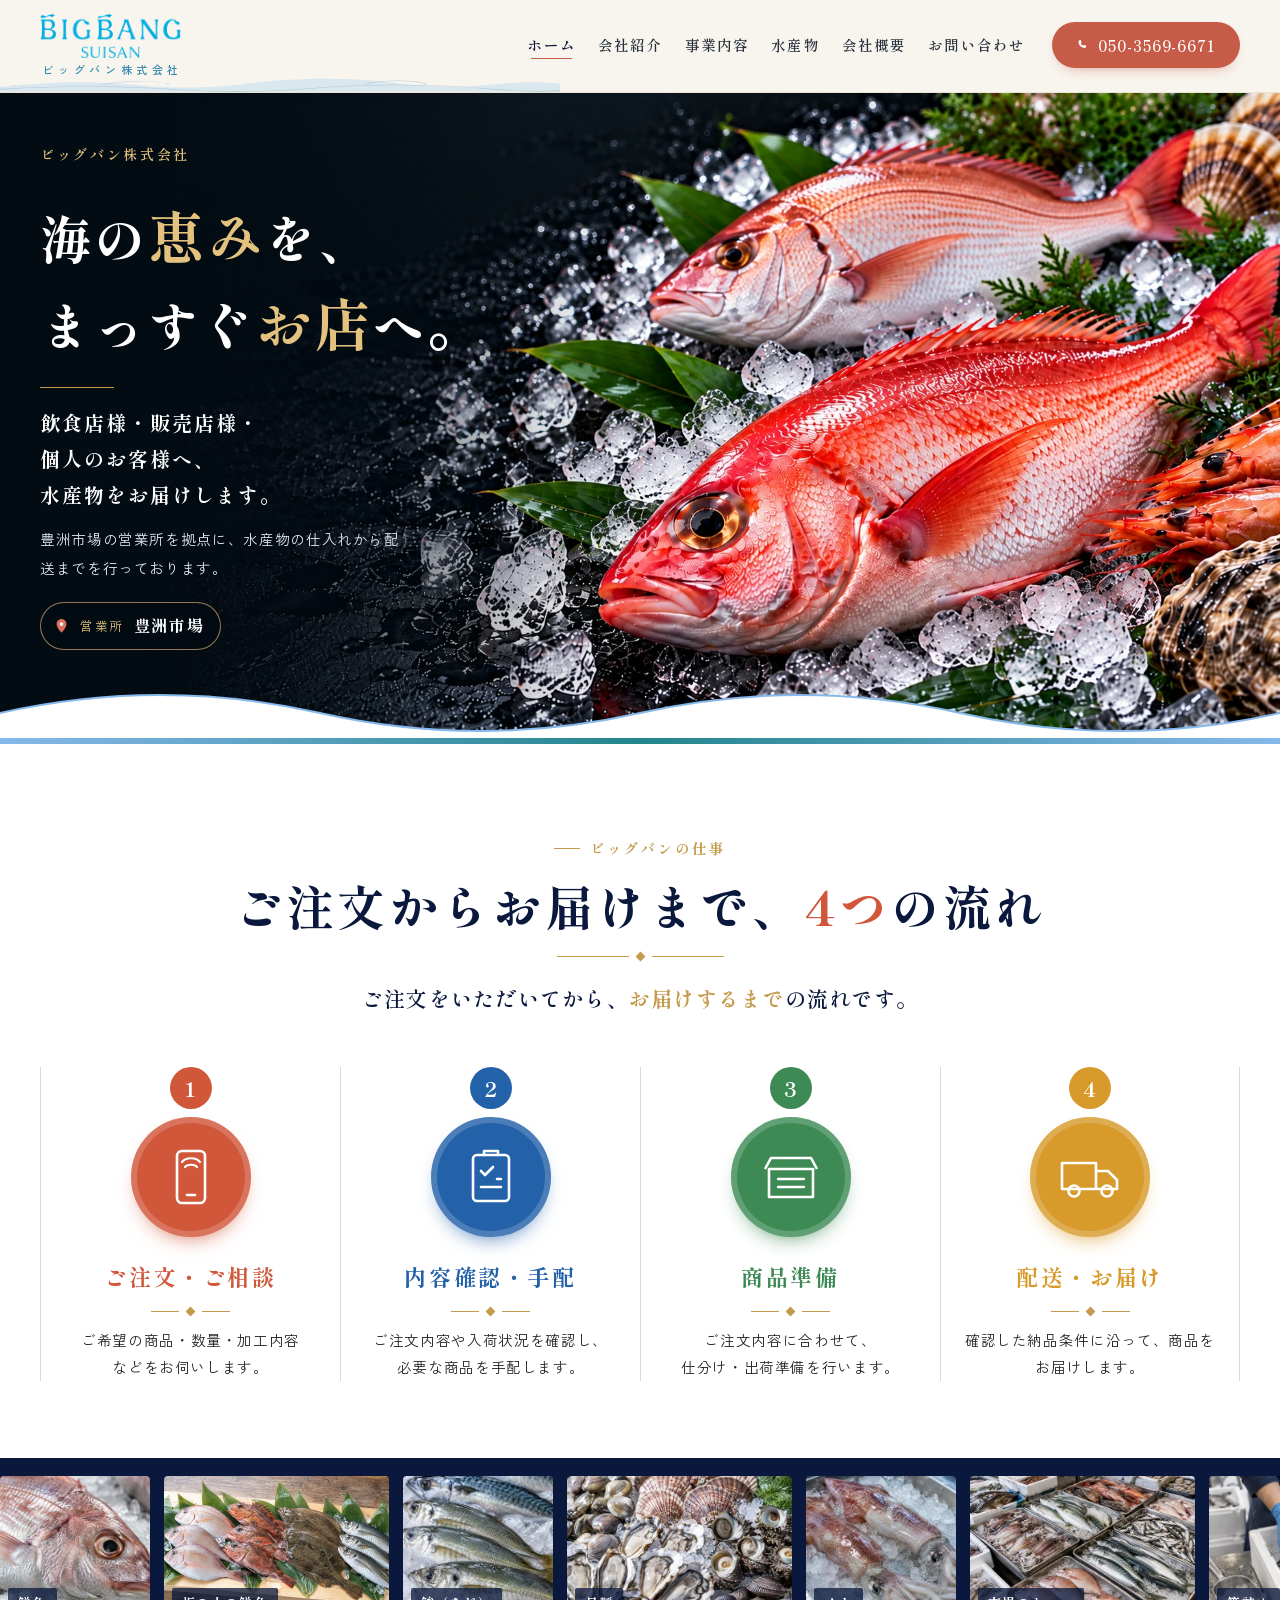
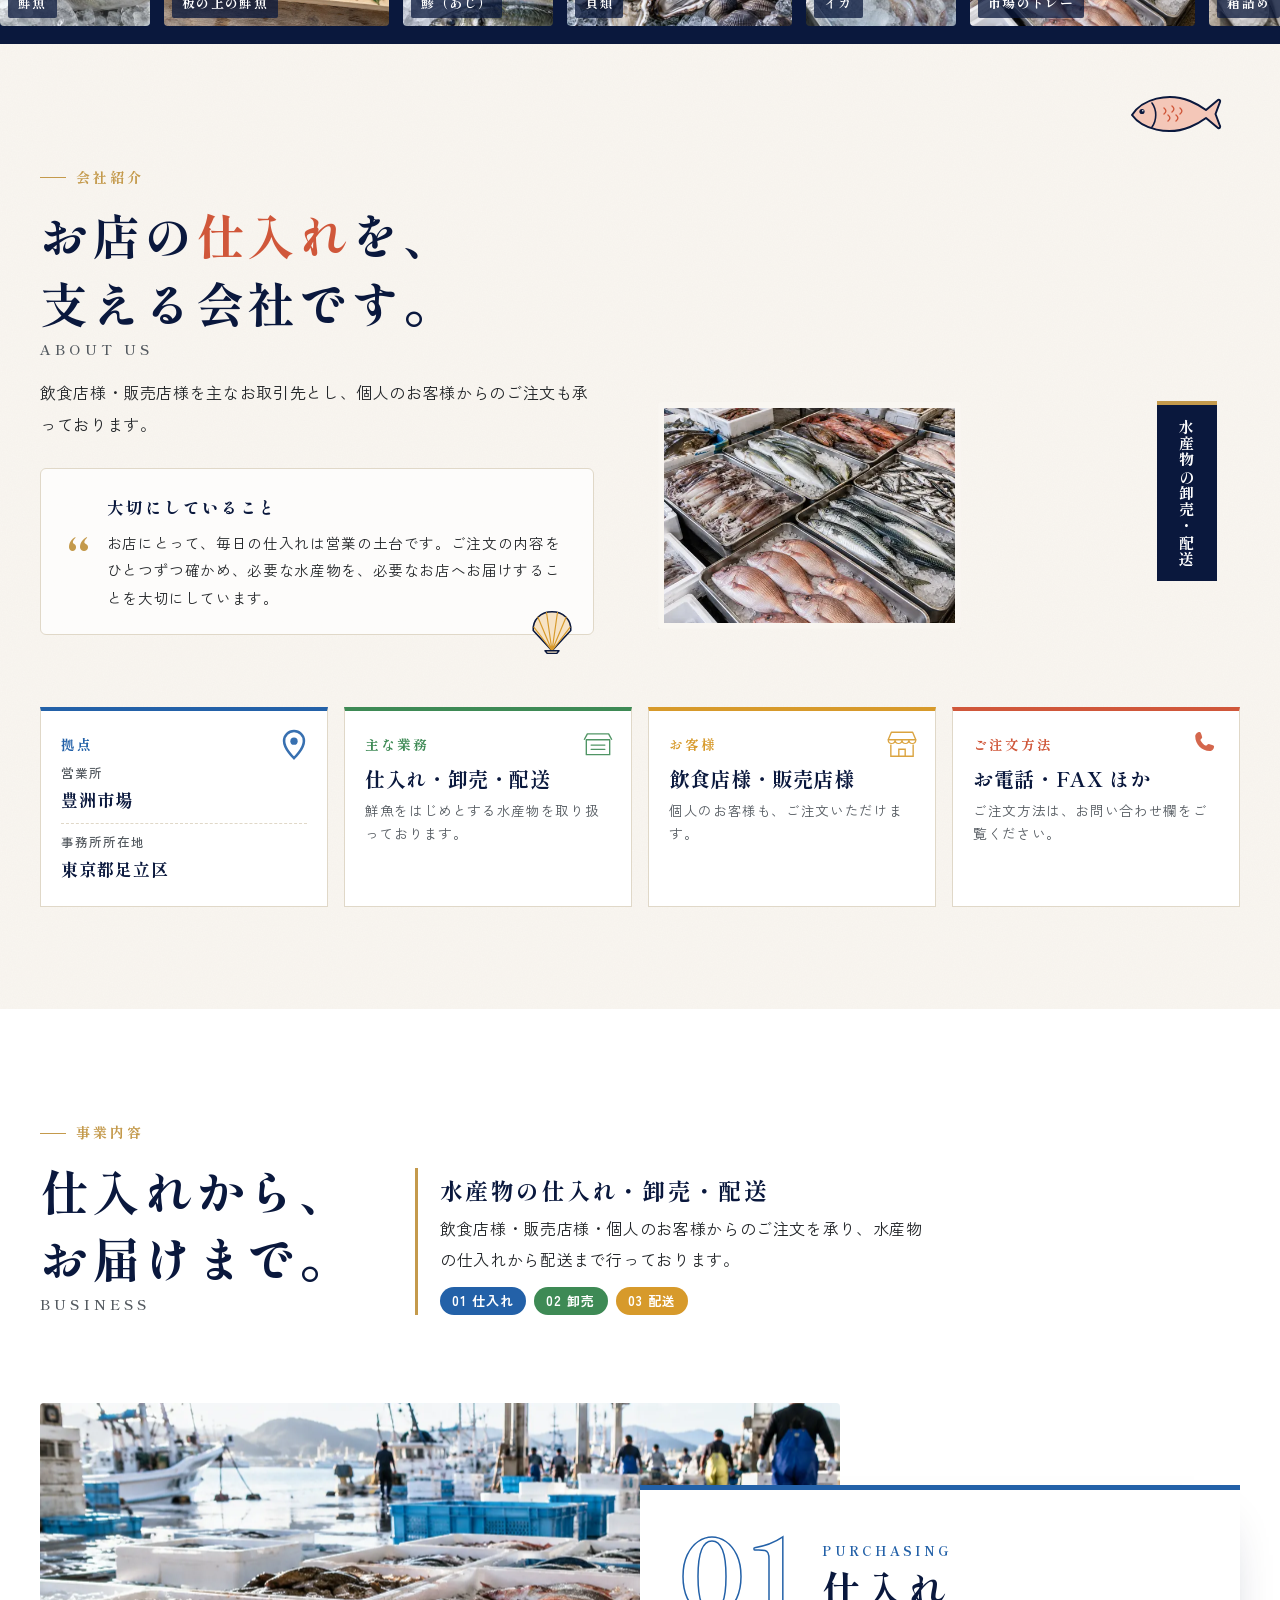
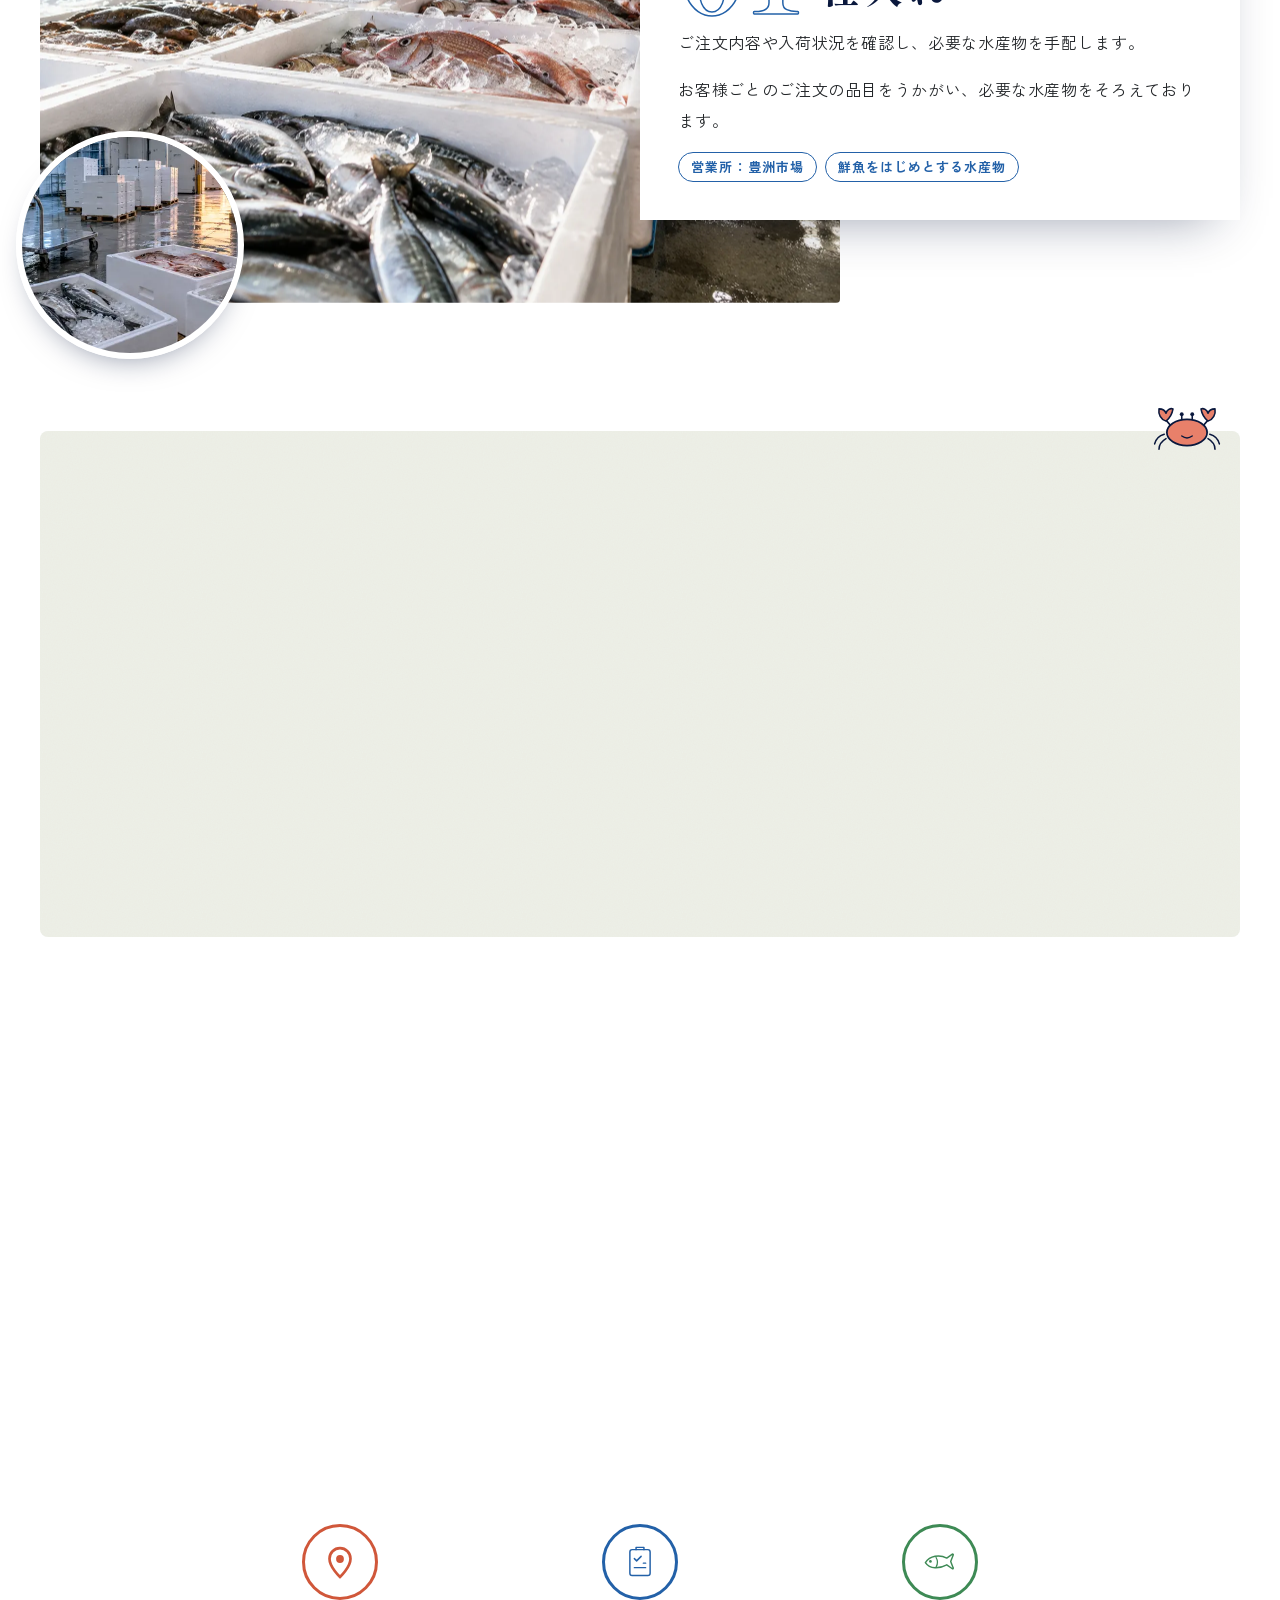
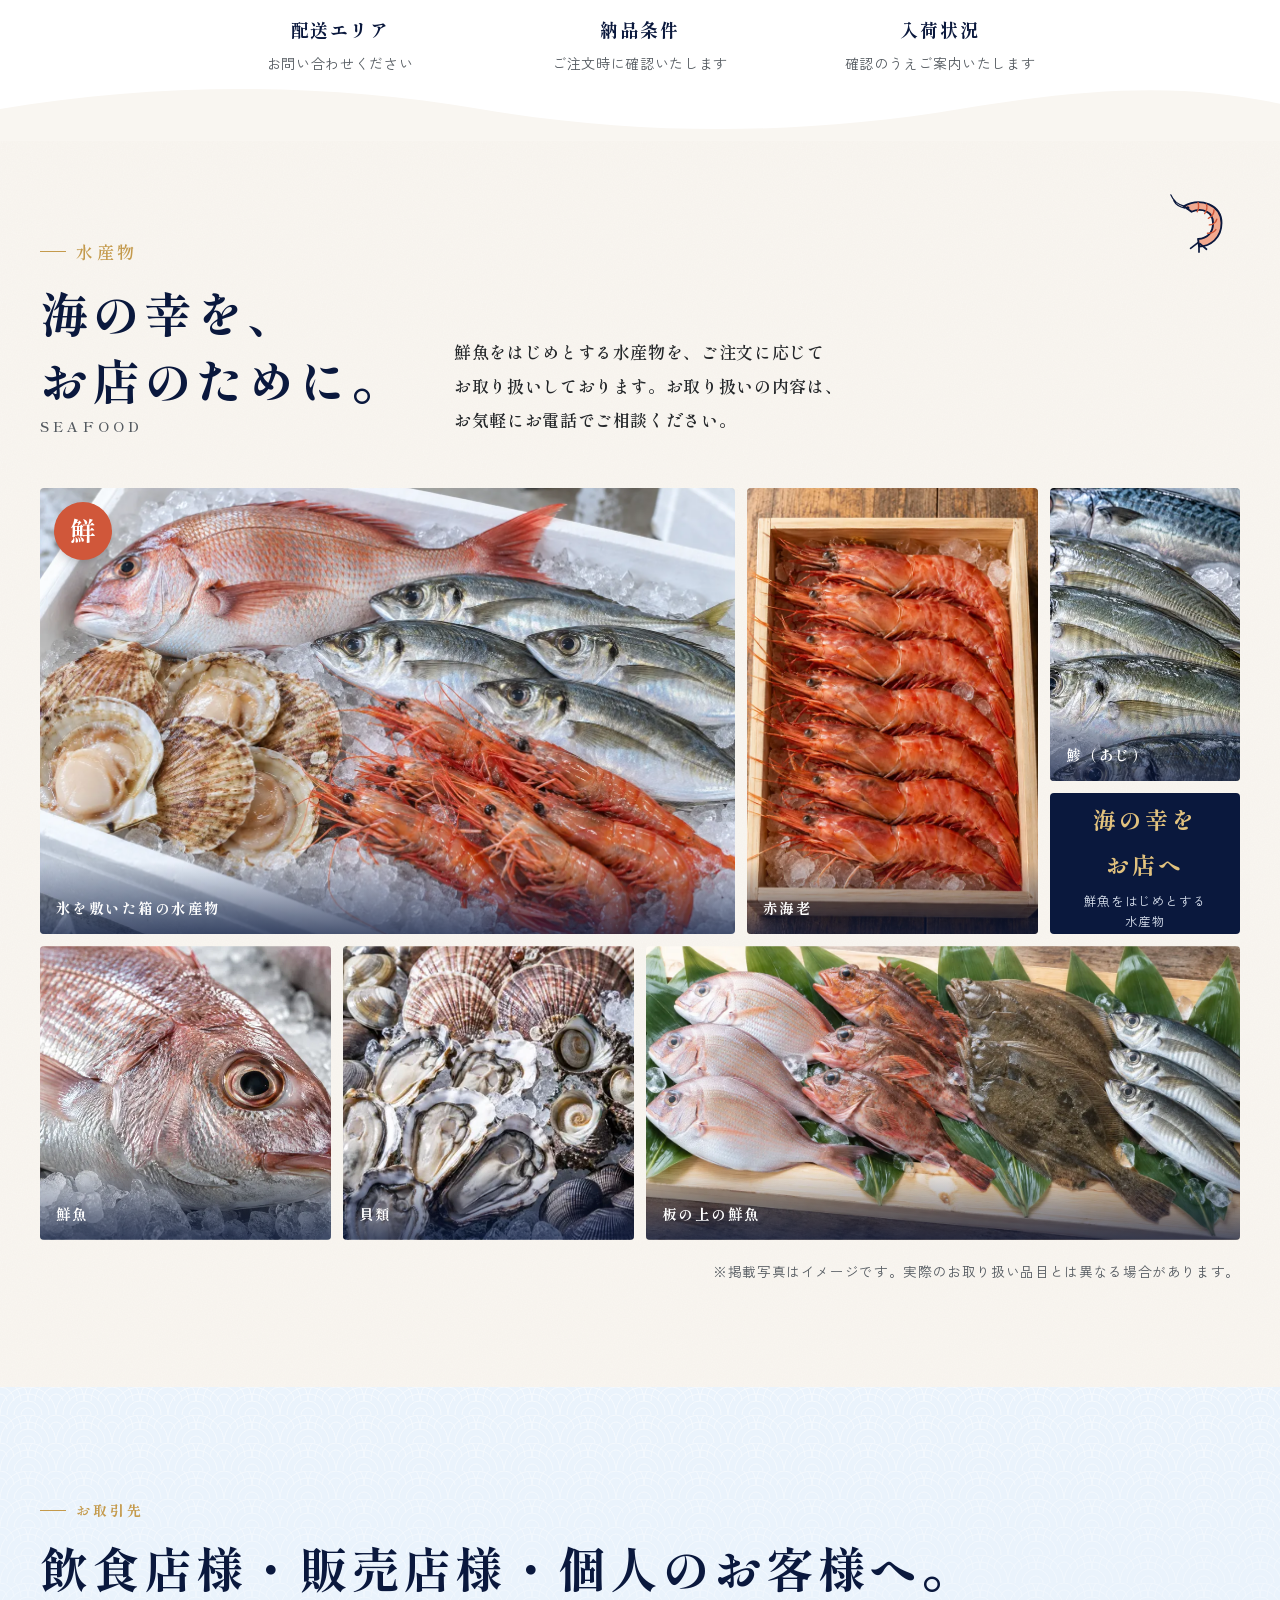
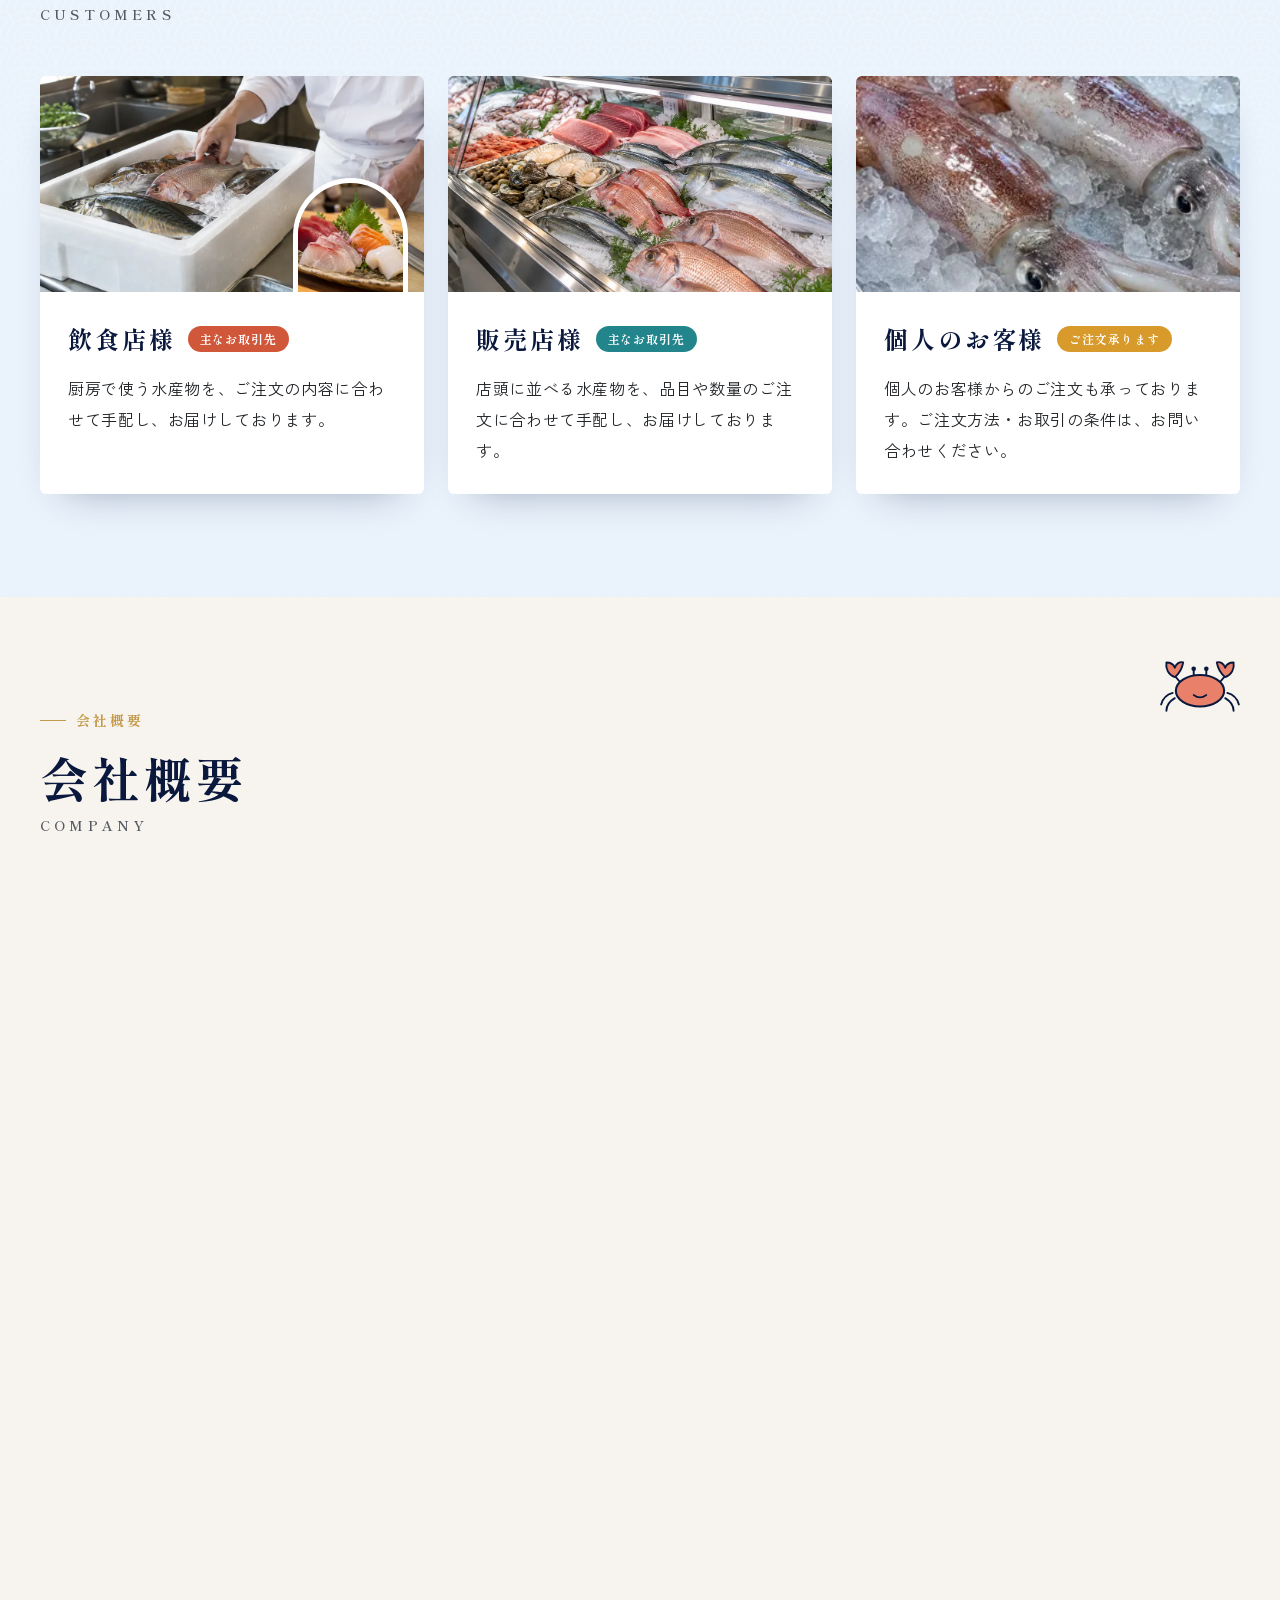
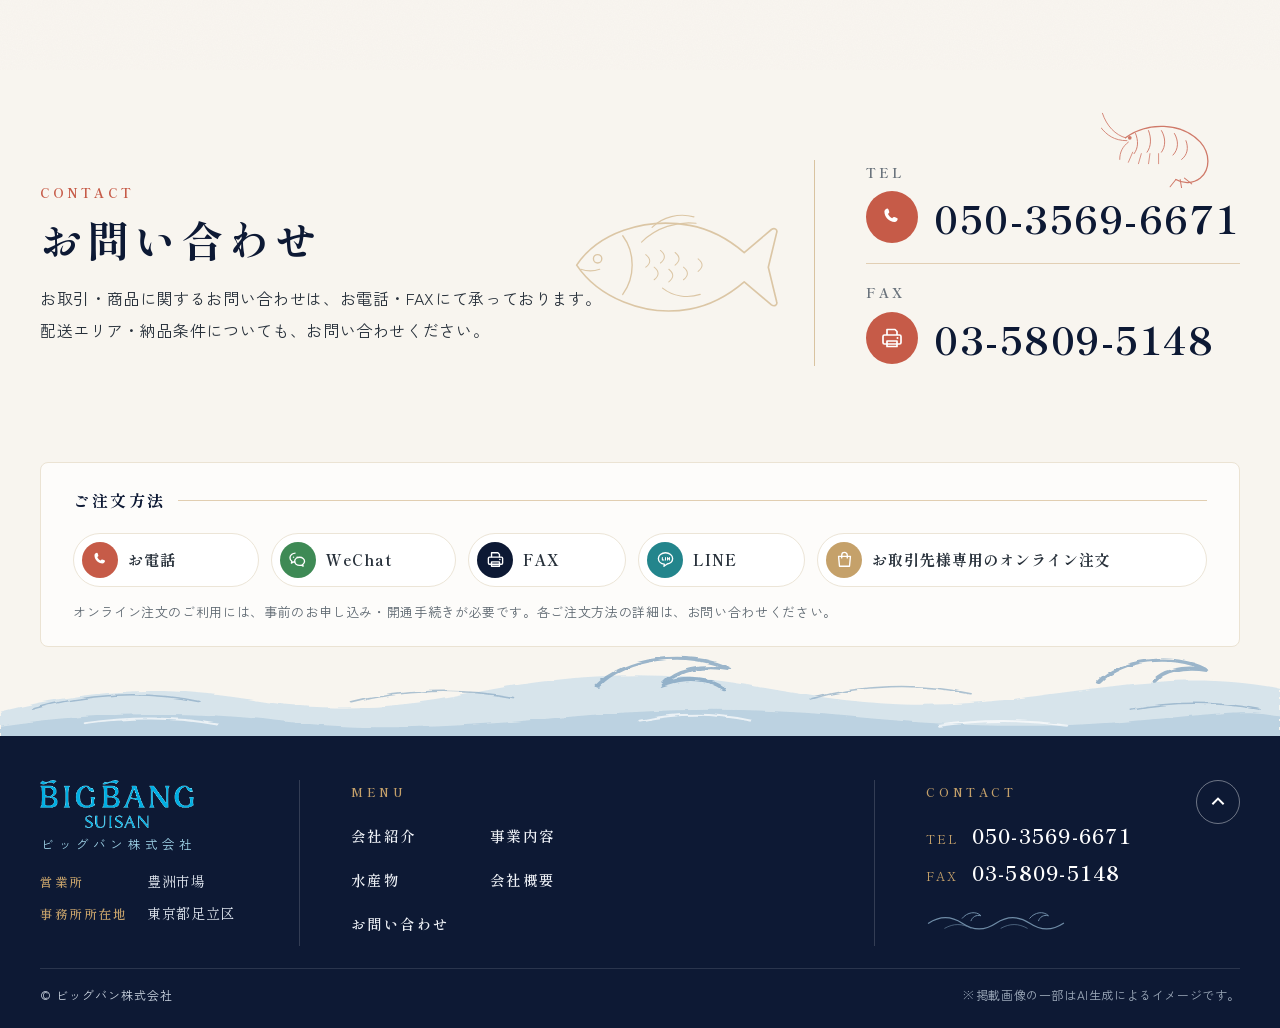
<file: index.html>
<!DOCTYPE html>
<html lang="ja">
<head>
<meta charset="UTF-8">
<meta name="viewport" content="width=device-width, initial-scale=1">
<title>ビッグバン株式会社｜豊洲市場の水産会社</title>
<meta name="description" content="ビッグバン株式会社は、豊洲市場に営業所を置き、水産物の仕入れ・卸売・配送を行う水産会社です。ご注文・お取引のご相談はお問い合わせください。">
<meta name="format-detection" content="telephone=no">
<meta property="og:title" content="ビッグバン株式会社">
<meta property="og:type" content="website">
<meta property="og:site_name" content="ビッグバン株式会社">
<meta property="og:locale" content="ja_JP">
<meta property="og:description" content="豊洲市場に営業所を置く水産会社、ビッグバン株式会社の会社案内です。">
<meta name="theme-color" content="#f8f5ef">
<link rel="icon" href="assets/images/favicon.svg" type="image/svg+xml">
<link rel="preconnect" href="https://fonts.googleapis.com">
<link rel="preconnect" href="https://fonts.gstatic.com" crossorigin>
<link rel="stylesheet" href="https://fonts.googleapis.com/css2?family=Shippori+Mincho:wght@500;600;700;800&amp;family=Zen+Kaku+Gothic+New:wght@400;500;700&amp;display=swap">
<link rel="stylesheet" href="assets/css/style.css">
</head>
<body>
<a class="skip" href="#main">本文へ移動</a>

<svg class="sprite" width="0" height="0" aria-hidden="true">
  <symbol id="tel" viewBox="0 0 24 24"><path d="M7.6 3.5c.8 0 1.4 2.4 1.7 3.6.2.8-.9 1.5-1.3 2 .8 1.7 2.4 3.4 4.1 4.2.5-.4 1.2-1.5 2-1.3 1.2.3 3.6.9 3.6 1.7 0 1.6-1.4 3.3-3.1 3.3C9.1 17 4.4 12.3 4.4 6.6c0-1.7 1.6-3.1 3.2-3.1z" fill="currentColor"/></symbol>
  <symbol id="i-fish" viewBox="0 0 64 64"><path d="M6 33c8-12 25-15 38-8l10-7c1-.5 2 .4 1.5 1.5L51 31l4.5 11.5c.5 1.1-.5 2-1.5 1.5l-10-7C31 44 14 45 6 33z" fill="none" stroke="currentColor" stroke-width="2.6" stroke-linejoin="round"/><circle cx="15" cy="31" r="2.4" fill="currentColor"/><path d="M25 24c3 5 3 12 0 17" fill="none" stroke="currentColor" stroke-width="2.2" stroke-linecap="round"/></symbol>
  <symbol id="i-box" viewBox="0 0 64 64"><path d="M10 24h44v28H10z" fill="none" stroke="currentColor" stroke-width="2.6" stroke-linejoin="round"/><path d="M6 24l6-11h40l6 11" fill="none" stroke="currentColor" stroke-width="2.6" stroke-linejoin="round"/><path d="M19 34h26M19 42h26" stroke="currentColor" stroke-width="2.4" stroke-linecap="round"/></symbol>
  <symbol id="i-truck" viewBox="0 0 64 64"><path d="M4 18h34v26H4zM38 26h12l9 9v9H38z" fill="none" stroke="currentColor" stroke-width="2.6" stroke-linejoin="round"/><circle cx="16" cy="46" r="5.5" fill="none" stroke="currentColor" stroke-width="2.6"/><circle cx="49" cy="46" r="5.5" fill="none" stroke="currentColor" stroke-width="2.6"/></symbol>
  <symbol id="i-phone" viewBox="0 0 64 64"><rect x="18" y="6" width="28" height="52" rx="5" fill="none" stroke="currentColor" stroke-width="2.6"/><path d="M28 50h8" stroke="currentColor" stroke-width="2.6" stroke-linecap="round"/><path d="M26 22c2-3 10-3 12 0M23 17c4-5 14-5 18 0" fill="none" stroke="currentColor" stroke-width="2.2" stroke-linecap="round"/></symbol>
  <symbol id="i-shop" viewBox="0 0 64 64"><path d="M6 24l6-14h40l6 14z" fill="none" stroke="currentColor" stroke-width="2.6" stroke-linejoin="round"/><path d="M6 24c0 4 3 7 6.5 7S19 28 19 24c0 4 3 7 6.5 7S32 28 32 24c0 4 3 7 6.5 7S45 28 45 24c0 4 3 7 6.5 7S58 28 58 24" fill="none" stroke="currentColor" stroke-width="2.2"/><path d="M11 33v22h42V33M26 55V42h12v13" fill="none" stroke="currentColor" stroke-width="2.6"/></symbol>
  <symbol id="i-check" viewBox="0 0 64 64"><g fill="none" stroke="currentColor" stroke-width="2.6" stroke-linejoin="round" stroke-linecap="round"><rect x="14" y="10" width="36" height="46" rx="4"/><path d="M25 10V6h14v4"/><path d="M22 26l4 4 8-8M22 42h20M38 34h4"/></g></symbol>
  <symbol id="i-pin" viewBox="0 0 24 24"><path d="M12 22s7-6.6 7-12.2A7 7 0 0 0 5 9.8C5 15.4 12 22 12 22z" fill="none" stroke="currentColor" stroke-width="1.8"/><circle cx="12" cy="10" r="2.6" fill="currentColor"/></symbol>
  <filter id="ink-rough" x="-5%" y="-20%" width="110%" height="140%"><feTurbulence type="fractalNoise" baseFrequency=".035 .09" numOctaves="2" seed="7"/><feDisplacementMap in="SourceGraphic" scale="6"/></filter>
  <symbol id="ink-wave-wide" viewBox="0 0 1200 160"><g filter="url(#ink-rough)"><path d="M0 112C80 78 150 70 230 92S370 108 440 84 600 40 700 70 860 112 960 90 1120 50 1200 76V160H0z" fill="#c9dcea" opacity=".75"/><path d="M0 134C90 112 180 110 260 126S420 138 520 122 700 104 800 120 980 140 1080 124 1170 112 1200 118V160H0z" fill="#9dbdd6" opacity=".55"/><path d="M560 72c24-44 86-58 124-26-26-8-50 2-60 22 22-12 44-6 54 8M1030 66c20-36 70-46 100-20-22-6-40 2-48 18" fill="none" stroke="#6f97b8" stroke-width="5" stroke-linecap="round" opacity=".75"/><path d="M30 108c50-24 104-30 156-12M330 98c46-20 100-24 150-8M760 92c46-22 100-26 150-8M1060 108c40-12 80-12 120 0" fill="none" stroke="#6f97b8" stroke-width="2.4" stroke-linecap="round" opacity=".6"/><path d="M80 130c40-10 84-10 124 2M600 126c34-12 70-12 104 0M880 134c40-10 80-10 120 0" fill="none" stroke="#ffffff" stroke-width="3" stroke-linecap="round" opacity=".7"/></g></symbol>
  <symbol id="ink-wave-thin" viewBox="0 0 600 60"><g filter="url(#ink-rough)"><path d="M0 40c50-18 100-22 150-6 40 12 76 10 112-4 50-20 110-24 160-4 40 16 70 18 104 6 30-10 52-10 74-4v28H0z" fill="#d3e4ef" opacity=".9"/><path d="M0 48c70-14 130-12 196 2 50 10 96 6 140-6 60-16 130-14 196 4 30 8 50 8 68 4" fill="none" stroke="#8fb2cc" stroke-width="2" stroke-linecap="round" opacity=".7"/><path d="M110 32c22-14 52-16 70-2M392 30c20-14 50-14 66 0" fill="none" stroke="#8fb2cc" stroke-width="1.6" stroke-linecap="round" opacity=".7"/></g></symbol>
  <symbol id="wave-lines" viewBox="0 0 240 40"><g fill="none" stroke="currentColor" stroke-linecap="round"><path d="M4 26c18-12 36-12 54 0s36 12 54 0 36-12 54 0 36 12 54 0" stroke-width="2"/><path d="M30 34c14-8 28-8 42 0M120 34c14-8 28-8 42 0" stroke-width="1.4" opacity=".7"/><path d="M58 18c8-10 22-12 30-4-8-2-14 2-16 8M166 18c8-10 22-12 30-4-8-2-14 2-16 8" stroke-width="1.6"/></g></symbol>
  <symbol id="fish-line" viewBox="0 0 220 120"><g fill="none" stroke="currentColor" stroke-linecap="round" stroke-linejoin="round"><path d="M14 62c20-30 64-46 108-38 22 4 38 14 52 26l26-22c3-2 6 0 5 3l-8 33 8 33c1 3-2 5-5 3l-26-22c-14 12-30 22-52 26C78 112 34 92 14 62z" stroke-width="1.6"/><path d="M58 34c12 16 12 40 0 56" stroke-width="1.3"/><path d="M76 40c14-14 34-20 52-18M86 26c10-10 26-14 40-10" stroke-width="1.1"/><path d="M80 52c5 4 5 8 0 12M94 48c5 4 5 8 0 12M108 50c5 4 5 8 0 12M88 64c5 4 5 8 0 12M102 66c5 4 5 8 0 12M116 64c5 4 5 8 0 12M130 56c5 4 5 8 0 12" stroke-width="1"/><path d="M96 84c10 8 24 10 36 6" stroke-width="1.1"/><circle cx="34" cy="56" r="4" stroke-width="1.3"/><path d="M18 66c6 2 12 2 18 0" stroke-width="1.1"/></g></symbol>
  <symbol id="ebi-line" viewBox="0 0 160 110"><g fill="none" stroke="currentColor" stroke-linecap="round" stroke-linejoin="round"><path d="M34 40c30-22 78-22 104 6 14 16 14 38 0 50-10 8-24 8-34 2" stroke-width="1.8"/><path d="M48 34c4 10 4 20-2 28M66 30c4 10 4 22-2 30M84 30c6 10 6 22 0 30M102 34c6 10 6 22-2 30M118 44c4 10 2 20-6 26" stroke-width="1.3"/><path d="M104 98l-8 10M110 98l2 12M116 96l10 8" stroke-width="1.4"/><path d="M34 40C20 36 8 24 2 6M36 44C18 44 8 36 0 26M38 46c-8 6-12 14-12 24" stroke-width="1.2"/><path d="M44 60l-6 14M56 62l-4 14M68 62l-2 14M80 62v14" stroke-width="1.1"/><circle cx="40" cy="40" r="2.6" fill="currentColor" stroke="none"/></g></symbol>
  <symbol id="i-fax" viewBox="0 0 24 24"><g fill="none" stroke="currentColor" stroke-width="1.7" stroke-linejoin="round"><path d="M7 9V3.5h8l2 2V9"/><rect x="3" y="9" width="18" height="9" rx="1.5"/><path d="M7 15h10v5.5H7z"/></g><circle cx="17.5" cy="12" r="1" fill="currentColor"/></symbol>
  <symbol id="i-chat2" viewBox="0 0 24 24"><g fill="none" stroke="currentColor" stroke-width="1.7" stroke-linejoin="round"><path d="M9.5 4C5.4 4 2.5 6.6 2.5 9.8c0 1.8.9 3.4 2.4 4.4l-.6 2.3 2.7-1.4c.8.2 1.6.3 2.5.3"/><path d="M14.8 9.2c-3.6 0-6.4 2.3-6.4 5.1s2.8 5.1 6.4 5.1c.7 0 1.4-.1 2-.3l2.3 1.2-.5-2c1.4-.9 2.3-2.4 2.3-4 0-2.8-2.8-5.1-6.1-5.1z"/></g><circle cx="7" cy="9" r=".9" fill="currentColor"/><circle cx="11.5" cy="9" r=".9" fill="currentColor"/></symbol>
  <symbol id="i-chat" viewBox="0 0 24 24"><path d="M12 3.5c-5 0-9 3.2-9 7.2 0 3.6 3.2 6.6 7.5 7.1l-.4 2.7 4-2.8c3.8-.8 6.9-3.6 6.9-7 0-4-4-7.2-9-7.2z" fill="none" stroke="currentColor" stroke-width="1.7" stroke-linejoin="round"/><path d="M8 9.5v3.2h2M12 9.5v3.2M14.5 12.7V9.5l2.5 3.2V9.5" fill="none" stroke="currentColor" stroke-width="1.3" stroke-linecap="round" stroke-linejoin="round"/></symbol>
  <symbol id="i-bag" viewBox="0 0 24 24"><g fill="none" stroke="currentColor" stroke-width="1.7" stroke-linejoin="round"><path d="M4.5 8h15l-1.2 12.5H5.7z"/><path d="M8.5 10V6.5a3.5 3.5 0 0 1 7 0V10" stroke-linecap="round"/></g></symbol>
  <symbol id="i-pin2" viewBox="0 0 24 24"><path d="M12 22s7-6.6 7-12.2A7 7 0 0 0 5 9.8C5 15.4 12 22 12 22z" fill="currentColor"/><circle cx="12" cy="10" r="2.6" fill="#fff"/></symbol>
  <symbol id="tai" viewBox="0 0 120 60"><path d="M10 31c10-16 36-23 58-14 7 3 12 6 16 9l12-10c1.5-.6 2.6.6 2 2l-4.5 12 4.5 12c.6 1.4-.5 2.6-2 2l-12-10c-4 3-9 6-16 9-22 9-48 2-58-12z" fill="#f4c7b8" stroke="#0a183d" stroke-width="2" stroke-linejoin="round"/><path d="M30 19c5 7 5 17 0 24" fill="none" stroke="#0a183d" stroke-width="1.6" stroke-linecap="round"/><path d="M42 24c2.5 2 2.5 4 0 6M50 22c2.5 2 2.5 4 0 6M58 24c2.5 2 2.5 4 0 6M46 31c2.5 2 2.5 4 0 6M54 31c2.5 2 2.5 4 0 6" fill="none" stroke="#d0573a" stroke-width="1.4" stroke-linecap="round"/><circle cx="20" cy="27.5" r="2.6" fill="#0a183d"/><circle cx="20.8" cy="26.7" r=".8" fill="#fff"/></symbol>
  <symbol id="ebi" viewBox="0 0 64 64"><path d="M16 14C34 4 56 13 56 32c0 16-12 25-24 25l-1-8c10 0 16-7 16-17 0-12-12-17-23-12z" fill="#f2a98f" stroke="#0a183d" stroke-width="2" stroke-linejoin="round"/><path d="M31 10c1 4 1 7-1 10M40 12c1 3 0 7-2 10M48 18c0 3-2 7-6 9M51 28c-1 4-5 6-8 6M50 39c-2 3-6 4-9 4" fill="none" stroke="#d0573a" stroke-width="1.5" stroke-linecap="round"/><path d="M31 53l-8 6M32 55v8M33 54l7 6" fill="none" stroke="#0a183d" stroke-width="1.8" stroke-linecap="round"/><path d="M16 14C9 12 4 7 2 2M17 16C11 15 7 12 5 8" fill="none" stroke="#0a183d" stroke-width="1.4" stroke-linecap="round"/><circle cx="20" cy="16" r="1.8" fill="#0a183d"/></symbol>
  <symbol id="kani" viewBox="0 0 80 60"><path d="M14 38c-7 2-10 7-11 11M16 43c-5 3-8 7-8 12M66 38c7 2 10 7 11 11M64 43c5 3 8 7 8 12" fill="none" stroke="#0a183d" stroke-width="1.8" stroke-linecap="round"/><path d="M16 23c-6-2-9-8-8-14 5 0 7 2 8 5 1-4 5-6 8-5-1 6-3 10-8 14z" fill="#e8806a" stroke="#0a183d" stroke-width="1.8" stroke-linejoin="round"/><path d="M64 23c6-2 9-8 8-14-5 0-7 2-8 5-1-4-5-6-8-5 1 6 3 10 8 14z" fill="#e8806a" stroke="#0a183d" stroke-width="1.8" stroke-linejoin="round"/><path d="M17 23l6 7M63 23l-6 7" stroke="#0a183d" stroke-width="1.8" stroke-linecap="round"/><ellipse cx="40" cy="36" rx="23" ry="15" fill="#e8806a" stroke="#0a183d" stroke-width="2"/><path d="M34 21v-5M46 21v-5" stroke="#0a183d" stroke-width="1.8" stroke-linecap="round"/><circle cx="34" cy="15" r="2.2" fill="#0a183d"/><circle cx="46" cy="15" r="2.2" fill="#0a183d"/><path d="M34 40c4 3 8 3 12 0" fill="none" stroke="#0a183d" stroke-width="1.6" stroke-linecap="round"/></symbol>
  <symbol id="kai" viewBox="0 0 64 60"><path d="M32 56L8 30C7 16 18 6 32 6s25 10 24 24z" fill="#f6e3c6" stroke="#0a183d" stroke-width="2" stroke-linejoin="round"/><path d="M32 56L14 13M32 56l-7-49M32 56l7-49M32 56L50 13M32 56L9 26M32 56l23-30" fill="none" stroke="#d79a2b" stroke-width="1.5" stroke-linecap="round"/><path d="M23 56h18l-3 3.5H26z" fill="#f6e3c6" stroke="#0a183d" stroke-width="1.8" stroke-linejoin="round"/></symbol>
</svg>

<header class="hd">
  <div class="wrap hd-in">
    <a class="brand" href="#top" aria-label="ビッグバン株式会社 トップへ">
      <img class="brand-logo" src="assets/images/logo-bigbang-suisan.png" width="301" height="94" alt="BIGBANG SUISAN">
      <span><span class="brand-name">ビッグバン株式会社</span><span class="brand-sub"><span class="nb">水産物の仕入れ・卸売・配送</span><span class="sep">｜</span><span class="nb">東京都足立区</span></span></span>
    </a>
    <p class="hd-tag"><span>水産物の仕入れ・卸売・配送</span><span><b>営業所</b>豊洲市場</span></p>
    <button class="menu-btn" type="button" aria-expanded="false" aria-controls="gnav" aria-label="メニューを開く"><span></span></button>
    <nav class="gnav" id="gnav" aria-label="メインメニュー">
      <ul>
        <li><a href="#top" aria-current="page">ホーム</a></li>
        <li><a href="#about">会社紹介</a></li>
        <li><a href="#business">事業内容</a></li>
        <li><a href="#goods">水産物</a></li>
        <li><a href="#company">会社概要</a></li>
        <li><a href="#contact">お問い合わせ</a></li>
        <li><a class="tel-nav" href="tel:05035696671"><svg aria-hidden="true"><use href="#tel"/></svg><span class="tel">050-3569-6671</span></a></li>
      </ul>
    </nav>
  </div>
  <svg class="hd-wave" viewBox="0 0 600 60" preserveAspectRatio="none" aria-hidden="true"><use href="#ink-wave-thin"/></svg>
</header>

<main id="main" tabindex="-1">
  <section class="hero hero-photo" id="top" aria-label="トップ">
  <figure class="hero-photo-bg"><img src="assets/images/hero-seafood-1672.webp" srcset="assets/images/hero-seafood-1000.webp 1000w, assets/images/hero-seafood-1672.webp 1672w" sizes="(max-width:640px) 160vw, (max-width:960px) 120vw, 1200px" width="1672" height="941" alt="氷の上に並ぶ鮮魚と海の幸のイメージ" fetchpriority="high"></figure>
  <div class="wrap hero-photo-in">
    <div class="hero-photo-txt no-cta">
      <h1>ビッグバン株式会社</h1>
      <p class="catch"><span class="nb">海の<b>恵み</b>を、</span><br><span class="nb">まっすぐ<b>お店</b>へ。</span></p>
      <p class="hero-photo-sub">飲食店様・販売店様・<br>個人のお客様へ、<br>水産物をお届けします。</p>
      <p class="hero-lead">豊洲市場の営業所を拠点に、水産物の仕入れから配送までを行っております。</p>
      <p class="hero-base"><svg aria-hidden="true"><use href="#i-pin2"/></svg><span class="hb-k">営業所</span><span class="hb-v">豊洲市場</span></p>
    </div>
  </div>
  <svg aria-hidden="true" class="wave-bottom" preserveaspectratio="none" viewbox="0 0 1440 56"><path d="M0 30c120-24 240-24 360 0s240 24 360 0 240-24 360 0 240 24 360 0v26H0z" fill="#ffffff"></path><path d="M0 30c120-24 240-24 360 0s240 24 360 0 240-24 360 0 240 24 360 0" fill="none" stroke="#86b8eb" stroke-width="2"></path></svg>
</section>
  <section class="pillars" aria-labelledby="p-h">
    <div class="wrap center">
      <p class="kicker">ビッグバンの仕事</p>
      <h2 class="h2" id="p-h"><span class="nb">ご注文から</span><span class="nb">お届けまで、</span><span class="nb"><em>4つ</em>の流れ</span></h2>
      <p class="dia" aria-hidden="true"><i></i></p>
      <p class="lead"><span class="nb">ご注文をいただいてから、</span><span class="nb"><b>お届けするまで</b>の流れです。</span></p>
      <ol class="p-list">
        <li class="rv c-shu"><span class="p-no">1</span><span class="p-ic"><svg aria-hidden="true"><use href="#i-phone"/></svg></span><h3><span class="nb">ご注文・</span><span class="nb">ご相談</span></h3><p class="dia" aria-hidden="true"><i></i></p><p><span class="nb">ご希望の商品・</span><span class="nb">数量・加工内容</span><span class="nb">などを</span><span class="nb">お伺いします。</span></p></li>
        <li class="rv d1 c-ruri"><span class="p-no">2</span><span class="p-ic"><svg aria-hidden="true"><use href="#i-check"/></svg></span><h3><span class="nb">内容確認・</span><span class="nb">手配</span></h3><p class="dia" aria-hidden="true"><i></i></p><p><span class="nb">ご注文内容や</span><span class="nb">入荷状況を確認し、</span><span class="nb">必要な商品を</span><span class="nb">手配します。</span></p></li>
        <li class="rv d2 c-take"><span class="p-no">3</span><span class="p-ic"><svg aria-hidden="true"><use href="#i-box"/></svg></span><h3>商品準備</h3><p class="dia" aria-hidden="true"><i></i></p><p><span class="nb">ご注文内容に</span><span class="nb">合わせて、</span><span class="nb">仕分け・出荷準備を</span><span class="nb">行います。</span></p></li>
        <li class="rv d3 c-yamabuki"><span class="p-no">4</span><span class="p-ic"><svg aria-hidden="true"><use href="#i-truck"/></svg></span><h3><span class="nb">配送・</span><span class="nb">お届け</span></h3><p class="dia" aria-hidden="true"><i></i></p><p><span class="nb">確認した</span><span class="nb">納品条件に沿って、</span><span class="nb">商品を</span><span class="nb">お届けします。</span></p></li>
      </ol>
    </div>
  </section>
  <section class="strip" aria-label="水産物と仕事のイメージ写真">
    <div class="strip-track">
      <figure><img src="assets/images/fresh-fish-320.webp" width="320" height="320" alt="氷の上の鮮魚のイメージ"><figcaption>鮮魚</figcaption></figure>
      <figure><img src="assets/images/seafood-board-760.webp" width="760" height="507" alt="板の上に並ぶ鮮魚のイメージ"><figcaption>板の上の鮮魚</figcaption></figure>
      <figure><img src="assets/images/blue-fish-320.webp" width="320" height="320" alt="氷の上の鯵のイメージ"><figcaption>鯵（あじ）</figcaption></figure>
      <figure><img src="assets/images/shellfish-560.webp" width="560" height="373" alt="氷の上の貝類のイメージ"><figcaption>貝類</figcaption></figure>
      <figure><img src="assets/images/squid-320.webp" width="320" height="320" alt="氷の上のイカのイメージ"><figcaption>イカ</figcaption></figure>
      <figure><img src="assets/images/market-trays-560.webp" width="560" height="373" alt="トレーに並ぶ水産物のイメージ"><figcaption>市場のトレー</figcaption></figure>
      <figure><img src="assets/images/packing-480.webp" width="480" height="320" alt="鮮魚を氷の箱に入れるイメージ"><figcaption>箱詰め</figcaption></figure>
      <figure aria-hidden="true"><img src="assets/images/fresh-fish-320.webp" width="320" height="320" alt=""><figcaption>鮮魚</figcaption></figure>
      <figure aria-hidden="true"><img src="assets/images/seafood-board-760.webp" width="760" height="507" alt=""><figcaption>板の上の鮮魚</figcaption></figure>
      <figure aria-hidden="true"><img src="assets/images/blue-fish-320.webp" width="320" height="320" alt=""><figcaption>鯵（あじ）</figcaption></figure>
      <figure aria-hidden="true"><img src="assets/images/shellfish-560.webp" width="560" height="373" alt=""><figcaption>貝類</figcaption></figure>
      <figure aria-hidden="true"><img src="assets/images/squid-320.webp" width="320" height="320" alt=""><figcaption>イカ</figcaption></figure>
      <figure aria-hidden="true"><img src="assets/images/market-trays-560.webp" width="560" height="373" alt=""><figcaption>市場のトレー</figcaption></figure>
      <figure aria-hidden="true"><img src="assets/images/packing-480.webp" width="480" height="320" alt=""><figcaption>箱詰め</figcaption></figure>
    </div>
  </section>
  <section class="about washi" id="about" aria-labelledby="about-h">
    <svg class="x1 deco-fish sway" viewBox="0 0 120 60" aria-hidden="true"><use href="#tai"/></svg>
    <div class="wrap">
      <div class="about-grid">
        <div class="about-txt rv">
          <p class="kicker">会社紹介</p>
          <h2 class="h2" id="about-h"><span class="nb">お店の<em>仕入れ</em>を、</span><br><span class="nb">支える会社です。</span><span class="en">ABOUT US</span></h2>
          <p>飲食店様・販売店様を主なお取引先とし、個人のお客様からのご注文も承っております。</p>
          <div class="promise promise-in">
            <span class="q" aria-hidden="true">“</span>
            <div>
              <h3>大切にしていること</h3>
              <p>お店にとって、毎日の仕入れは営業の土台です。ご注文の内容をひとつずつ確かめ、必要な水産物を、必要なお店へお届けすることを大切にしています。</p>
            </div>
            <svg class="x2 deco-fish sway" viewBox="0 0 64 60" aria-hidden="true"><use href="#kai"/></svg>
          </div>
        </div>
        <div class="about-pics">
          <figure class="ap-1 rv-img"><img src="assets/images/fish-market-1600.webp" width="1600" height="1067" alt="朝の水産市場に並ぶ鮮魚の箱のイメージ"></figure>
          <figure class="ap-2 rv-img d2"><img src="assets/images/market-trays-560.webp" width="560" height="373" alt="トレーに並ぶ鮮魚・イカ・青魚のイメージ"></figure>
          <p class="ap-label" aria-hidden="true">水産物の卸売・配送</p>
        </div>
      </div>

      <ul class="facts">
        <li class="rv c-ruri"><svg class="fi" aria-hidden="true"><use href="#i-pin"/></svg><span class="dt">拠点</span><span class="dd bases2"><span class="b2r"><span class="b2k">営業所</span><span class="b2v">豊洲市場</span></span><span class="b2r"><span class="b2k">事務所所在地</span><span class="b2v">東京都足立区</span></span></span></li>
        <li class="rv d1 c-take"><svg class="fi" aria-hidden="true"><use href="#i-box"/></svg><span class="dt">主な業務</span><span class="dd">仕入れ・卸売・配送<small>鮮魚をはじめとする水産物を取り扱っております。</small></span></li>
        <li class="rv d2 c-yamabuki"><svg class="fi" aria-hidden="true"><use href="#i-shop"/></svg><span class="dt">お客様</span><span class="dd">飲食店様・販売店様<small>個人のお客様も、ご注文いただけます。</small></span></li>
        <li class="rv d3 c-shu"><svg class="fi" aria-hidden="true"><use href="#tel"/></svg><span class="dt">ご注文方法</span><span class="dd">お電話・FAX ほか<small>ご注文方法は、お問い合わせ欄をご覧ください。</small></span></li>
      </ul>

    </div>
  </section>
  <section class="biz" id="business" aria-labelledby="biz-h">
    <div class="wrap">
      <div class="biz-head rv">
        <div>
          <p class="kicker">事業内容</p>
          <h2 class="h2" id="biz-h"><span class="nb">仕入れから、</span><br><span class="nb">お届けまで。</span><span class="en">BUSINESS</span></h2>
        </div>
        <div class="lead">
          <b>水産物の仕入れ・卸売・配送</b>
          <p>飲食店様・販売店様・個人のお客様からのご注文を承り、水産物の仕入れから配送まで行っております。</p>
          <p class="flow-mini"><span class="tag c-ruri">01 仕入れ</span><span class="tag c-take">02 卸売</span><span class="tag c-yamabuki">03 配送</span></p>
        </div>
      </div>
      <article class="biz-block b1 c-ruri" aria-labelledby="b1-h">
        <figure class="ph rv-img"><img src="assets/images/fish-market-1600.webp" width="1600" height="1067" alt="朝の水産市場に並ぶ鮮魚の箱のイメージ"></figure>
        <div class="card rv d1">
          <div class="btitle"><span class="bnum" aria-hidden="true">01</span><h3 id="b1-h"><small>PURCHASING</small>仕入れ</h3></div>
          <p>ご注文内容や入荷状況を確認し、必要な水産物を手配します。</p>
          <p>お客様ごとのご注文の品目をうかがい、必要な水産物をそろえております。</p>
          <p class="tags"><span class="tag ol">営業所：豊洲市場</span><span class="tag ol">鮮魚をはじめとする水産物</span></p>
        </div>
        <figure class="ph2 rv d2"><img src="assets/images/cold-storage-480.webp" width="480" height="320" alt="保冷庫に積まれた箱と鮮魚の箱のイメージ"></figure>
      </article>
      <article class="b2 c-take" aria-labelledby="b2-h">
        <div class="txt rv">
          <div class="btitle"><span class="bnum" aria-hidden="true">02</span><h3 id="b2-h"><small>WHOLESALE</small>卸売</h3></div>
          <p>仕入れた水産物を、飲食店様・販売店様へ卸しております。個人のお客様のご注文にも対応しております。</p>
          <ul class="dest">
            <li><img src="assets/images/sashimi-400.webp" width="400" height="267" alt="お刺身の盛り合わせのイメージ"><span><b>飲食店様へ</b><small>お店で使う水産物</small></span></li>
            <li><img src="assets/images/fish-counter-560.webp" width="560" height="373" alt="鮮魚の並ぶショーケースのイメージ"><span><b>販売店様へ</b><small>店頭に並ぶ水産物</small></span></li>
          </ul>
        </div>
        <div class="mosaic rv d1">
          <figure class="m1"><img src="assets/images/seafood-board-760.webp" width="760" height="507" alt="板の上に並ぶ鮮魚のイメージ"><figcaption>鮮魚</figcaption></figure>
          <figure class="m2"><img src="assets/images/scallops-320.webp" width="320" height="320" alt="殻付きホタテのイメージ"><figcaption>貝類</figcaption></figure>
          <figure class="m3"><img src="assets/images/squid-320.webp" width="320" height="320" alt="イカのイメージ"><figcaption>イカ</figcaption></figure>
        </div>
        <svg class="x3 deco-fish sway" viewBox="0 0 80 60" aria-hidden="true"><use href="#kani"/></svg>
      </article>
      <article class="b3 c-yamabuki" aria-labelledby="b3-h">
        <div class="pano rv-img">
          <img src="assets/images/delivery-1600.webp" width="1600" height="1067" alt="早朝、保冷車に箱を積み込む配送のイメージ">
          <div class="card">
            <div class="btitle"><span class="bnum" aria-hidden="true">03</span><h3 id="b3-h"><small>DELIVERY</small>配送</h3></div>
            <p>ご注文いただいた商品を、確認した納品条件に沿ってお届けしております。商品の入荷状況や配送条件を確認のうえ、ご案内いたします。</p>
          </div>
        </div>
        <ul class="flow flow-info">
          <li class="rv c-shu"><span class="fc"><svg aria-hidden="true"><use href="#i-pin"/></svg></span><b>配送エリア</b><p>お問い合わせください</p></li>
          <li class="rv d1 c-ruri"><span class="fc"><svg aria-hidden="true"><use href="#i-check"/></svg></span><b>納品条件</b><p>ご注文時に確認いたします</p></li>
          <li class="rv d2 c-take"><span class="fc"><svg aria-hidden="true"><use href="#i-fish"/></svg></span><b>入荷状況</b><p>確認のうえご案内いたします</p></li>
        </ul>
      </article>
    </div>
    <svg class="wave" viewBox="0 0 1440 72" preserveAspectRatio="none" aria-hidden="true"><path d="M0 36c180-30 360-30 540 0s360 30 540 0 270-24 360-6v42H0z" fill="#f9f6f1"/></svg>
  </section>
  <section class="goods washi" id="goods" aria-labelledby="goods-h">
    <svg class="x4 deco-fish sway" viewBox="0 0 64 64" aria-hidden="true"><use href="#ebi"/></svg>
    <div class="wrap">
      <div class="goods-head rv">
        <div>
          <p class="kicker">水産物</p>
          <h2 class="h2" id="goods-h"><span class="nb">海の幸を、</span><br><span class="nb">お店のために。</span><span class="en">SEAFOOD</span></h2>
        </div>
        <p><span class="nb">鮮魚をはじめとする水産物を、</span><span class="nb">ご注文に応じて</span><span class="nb">お取り扱いしております。</span><span class="nb">お取り扱いの内容は、</span><span class="nb">お気軽にお電話でご相談ください。</span></p>
      </div>
      <div class="gal">
        <figure class="g1 rv-img"><span class="stamp" aria-hidden="true">鮮</span><img src="assets/images/seafood-assortment-1400.webp" width="1400" height="933" alt="氷を敷いた箱に並ぶ真鯛・アジ・ホタテ・エビのイメージ"><figcaption>氷を敷いた箱の水産物</figcaption></figure>
        <figure class="g2 rv-img d1"><img src="assets/images/prawns-box-640.webp" width="640" height="960" alt="木箱に並べた赤海老のイメージ"><figcaption>赤海老</figcaption></figure>
        <figure class="g3 rv-img d2"><img src="assets/images/horse-mackerel-560.webp" width="560" height="560" alt="氷の上に並ぶ鯵のイメージ"><figcaption>鯵（あじ）</figcaption></figure>
        <figure class="g4 rv d3"><b>海の幸を<br>お店へ</b><span>鮮魚をはじめとする<br>水産物</span></figure>
        <figure class="g5 rv-img"><img src="assets/images/fresh-fish-560.webp" width="560" height="560" alt="氷の上の鮮魚のイメージ"><figcaption>鮮魚</figcaption></figure>
        <figure class="g6 rv-img d1"><img src="assets/images/shellfish-560.webp" width="560" height="373" alt="氷の上の貝類のイメージ"><figcaption>貝類</figcaption></figure>
        <figure class="g7 rv-img d2"><img src="assets/images/seafood-board-1400.webp" width="1400" height="933" alt="板の上に並ぶ鮮魚のイメージ"><figcaption>板の上の鮮魚</figcaption></figure>
      </div>
      <p class="goods-note">※掲載写真はイメージです。実際のお取り扱い品目とは異なる場合があります。</p>
    </div>
  </section>
  <section class="scene" aria-labelledby="sc-h">
    <div class="wrap">
      <div class="rv">
        <p class="kicker">お取引先</p>
        <h2 class="h2" id="sc-h"><span class="nb">飲食店様・販売店様・</span><span class="nb">個人のお客様へ。</span><span class="en">CUSTOMERS</span></h2>
      </div>
      <div class="scene-grid">
        <article class="sc rv">
          <div class="ph"><img src="assets/images/restaurant-kitchen-1000.webp" width="1000" height="667" alt="飲食店の厨房に届いた鮮魚の箱のイメージ"><span class="inset"><img src="assets/images/sashimi-400.webp" width="400" height="267" alt="お刺身の盛り合わせのイメージ"></span></div>
          <div class="body"><h3>飲食店様 <span class="tag c-shu">主なお取引先</span></h3><p>厨房で使う水産物を、ご注文の内容に合わせて手配し、お届けしております。</p></div>
        </article>
        <article class="sc rv d1">
          <div class="ph"><img src="assets/images/fish-counter-1000.webp" width="1000" height="667" alt="鮮魚の並ぶショーケースのイメージ"></div>
          <div class="body"><h3>販売店様 <span class="tag c-aomidori">主なお取引先</span></h3><p>店頭に並べる水産物を、品目や数量のご注文に合わせて手配し、お届けしております。</p></div>
        </article>
        <article class="sc sc-p rv d2">
          <div class="ph"><img src="assets/images/squid-320.webp" width="320" height="320" alt="氷の上のイカのイメージ"></div>
          <div class="body"><h3>個人のお客様 <span class="tag c-yamabuki">ご注文承ります</span></h3><p>個人のお客様からのご注文も承っております。ご注文方法・お取引の条件は、お問い合わせください。</p></div>
        </article>
      </div>
    </div>
  </section>
  <section class="company washi" id="company" aria-labelledby="co-h">
    <svg class="x5 deco-fish sway" viewBox="0 0 80 60" aria-hidden="true"><use href="#kani"/></svg>
    <div class="wrap">
      <div class="rv">
        <p class="kicker">会社概要</p>
        <h2 class="h2" id="co-h">会社概要<span class="en">COMPANY</span></h2>
      </div>
      <div class="bases rv">
        <div class="base base-main"><span class="b-ic" aria-hidden="true"><svg><use href="#i-pin2"/></svg></span><span><small>営業所</small><b>豊洲市場</b></span></div>
        <div class="base"><span class="b-ic" aria-hidden="true"><svg><use href="#i-pin"/></svg></span><span><small>事務所所在地</small><b>東京都足立区</b></span></div>
      </div>
      <div class="co-grid">
        <div class="profile rv">
          <p class="ph-head">COMPANY PROFILE<span>ビッグバン株式会社</span></p>
          <dl>
            <div><dt>商号</dt><dd>ビッグバン株式会社</dd></div>
            <div><dt>代表者</dt><dd>吉田 隆太</dd></div>
            <div class="row-toyosu"><dt>営業所</dt><dd><b class="toyosu">豊洲市場</b></dd></div>
            <div><dt>事務所所在地</dt><dd>東京都足立区</dd></div>
            <div><dt>電話番号</dt><dd><a class="tel" href="tel:05035696671">050-3569-6671</a></dd></div>
            <div><dt>FAX番号</dt><dd><span class="tel">03-5809-5148</span></dd></div>
            <div><dt>事業内容</dt><dd>水産物の仕入れ・卸売・配送<br>（飲食店様・販売店様・個人のお客様向け）</dd></div>
          </dl>
        </div>
        <div class="access rv d1">
          <iframe title="豊洲市場周辺の地図（おおよその位置）" loading="lazy" referrerpolicy="no-referrer-when-downgrade" allowfullscreen
            src="https://maps.google.com/maps?q=%E8%B1%8A%E6%B4%B2%E5%B8%82%E5%A0%B4%20%E6%B1%9F%E6%9D%B1%E5%8C%BA&amp;hl=ja&amp;z=15&amp;output=embed"></iframe>
          <div class="access-info">
            <span class="pin" aria-hidden="true"><svg><use href="#i-pin"/></svg></span>
            <div>
              <b>営業所　豊洲市場</b>
              <address>事務所所在地　東京都足立区</address>
              <p class="map-note">※地図は地域のおおよその位置を示すものです。</p>
              <p class="map-links"><a class="map-link" target="_blank" rel="noopener" href="https://www.google.com/maps/search/?api=1&amp;query=%E8%B1%8A%E6%B4%B2%E5%B8%82%E5%A0%B4%20%E6%B1%9F%E6%9D%B1%E5%8C%BA">豊洲市場を地図で開く<svg viewBox="0 0 16 16" aria-hidden="true"><path d="M6 3h7v7M13 3 4 12" fill="none" stroke="currentColor" stroke-width="1.5"/></svg><span class="sr-only">（新しいタブで開きます）</span></a><a class="map-link" target="_blank" rel="noopener" href="https://www.google.com/maps/search/?api=1&amp;query=%E6%9D%B1%E4%BA%AC%E9%83%BD%E8%B6%B3%E7%AB%8B%E5%8C%BA">足立区を地図で開く<svg viewBox="0 0 16 16" aria-hidden="true"><path d="M6 3h7v7M13 3 4 12" fill="none" stroke="currentColor" stroke-width="1.5"/></svg><span class="sr-only">（新しいタブで開きます）</span></a></p>
            </div>
          </div>
        </div>
      </div>
    </div>
  </section>
  <section class="contact" id="contact" aria-labelledby="ct-h">
    <svg class="ct-wave" viewBox="0 0 1200 160" preserveAspectRatio="none" aria-hidden="true"><use href="#ink-wave-wide"/></svg>
    <svg class="ct-ebi sway" viewBox="0 0 160 110" aria-hidden="true"><use href="#ebi-line"/></svg>
    <div class="wrap ct-in">
      <div class="ct-txt rv">
        <p class="ct-en">CONTACT</p>
        <h2 id="ct-h">お問い合わせ</h2>
        <p><span class="nb">お取引・商品に関するお問い合わせは、</span><span class="nb">お電話・FAXにて承っております。</span><br><span class="nb">配送エリア・納品条件についても、</span><span class="nb">お問い合わせください。</span></p>
        <svg class="ct-fish" viewBox="0 0 220 120" aria-hidden="true"><use href="#fish-line"/></svg>
      </div>
      <div class="ct-tel rv d1">
        <div class="ct-row">
          <p class="ct-k">TEL</p>
          <a class="ct-num" href="tel:05035696671"><span class="ct-ic" aria-hidden="true"><svg><use href="#tel"/></svg></span><span class="tel">050-3569-6671</span></a>
        </div>
        <div class="ct-row">
          <p class="ct-k">FAX</p>
          <p class="ct-num ct-fax"><span class="ct-ic" aria-hidden="true"><svg><use href="#i-fax"/></svg></span><span class="tel">03-5809-5148</span></p>
        </div>
      </div>
      <div class="order rv">
        <h3 class="order-h"><span>ご注文方法</span></h3>
        <ul class="order-list">
          <li class="o-tel"><span class="o-ic" aria-hidden="true"><svg><use href="#tel"/></svg></span>お電話</li>
          <li class="o-wechat"><span class="o-ic" aria-hidden="true"><svg><use href="#i-chat2"/></svg></span>WeChat</li>
          <li class="o-fax"><span class="o-ic" aria-hidden="true"><svg><use href="#i-fax"/></svg></span>FAX</li>
          <li class="o-line"><span class="o-ic" aria-hidden="true"><svg><use href="#i-chat"/></svg></span>LINE</li>
          <li class="o-shop"><span class="o-ic" aria-hidden="true"><svg><use href="#i-bag"/></svg></span>お取引先様専用のオンライン注文</li>
        </ul>
        <p class="order-note">オンライン注文のご利用には、事前のお申し込み・開通手続きが必要です。各ご注文方法の詳細は、お問い合わせください。</p>
      </div>
    </div>
  </section>
</main>

<footer class="ft">
  <div class="wrap">
    <div class="ft-in">
      <div class="ft-co">
        <a class="brand" href="#top" aria-label="ビッグバン株式会社 トップへ"><img class="brand-logo" src="assets/images/logo-bigbang-suisan.png" width="301" height="94" alt="BIGBANG SUISAN"><span class="brand-name">ビッグバン株式会社</span></a>
        <address class="ft-addr"><span class="k">営業所</span><span>豊洲市場</span><span class="k">事務所所在地</span><span>東京都足立区</span></address>
      </div>
      <nav class="ft-nav" aria-label="フッターメニュー">
        <p class="ft-h">MENU</p>
        <ul>
          <li><a href="#about">会社紹介</a></li>
          <li><a href="#business">事業内容</a></li>
          <li><a href="#goods">水産物</a></li>
          <li><a href="#company">会社概要</a></li>
          <li><a href="#contact">お問い合わせ</a></li>
        </ul>
      </nav>
      <div class="ft-contact">
        <p class="ft-h">CONTACT</p>
        <p class="ft-tel"><span class="k">TEL</span><a class="tel" href="tel:05035696671">050-3569-6671</a></p>
        <p class="ft-tel"><span class="k">FAX</span><span class="tel">03-5809-5148</span></p>
        <svg class="ft-wave" viewBox="0 0 240 40" aria-hidden="true"><use href="#wave-lines"/></svg>
      </div>
      <a class="to-top" href="#top" aria-label="ページの先頭へ"><svg viewBox="0 0 16 16" aria-hidden="true"><path d="M3 10l5-5 5 5" fill="none" stroke="currentColor" stroke-width="1.8"/></svg></a>
    </div>
    <div class="ft-note"><p class="ft-cp">© ビッグバン株式会社</p><p>※掲載画像の一部はAI生成によるイメージです。</p></div>
  </div>
</footer>

<script src="assets/js/main.js" defer></script>
</body>
</html>
</file>
<file: assets/css/style.css>
/* ==========================================================================
   ビッグバン株式会社 公式サイト — style.css
   色：濃紺 #0d1934 / 生成 #f8f5ef / 珊瑚 #c65b48 / 金 #c5a16a / ロゴ青 #19b6e5 系
   文字：見出し Shippori Mincho・本文 Zen Kaku Gothic New（Google Fonts）
   幅：版面 1200px、切替 1280 / 1100 / 960 / 640 / 380px
   ========================================================================== */
@keyframes flow {
  to {
    transform: translateX(-50%);
  }
}
@keyframes sway {
  0%,
  to {
    transform: rotate(-4deg) translateY(0);
  }
  50% {
    transform: rotate(4deg) translateY(-5px);
  }
}
:root {
  --sky: #86b8eb;
  --sea: #4a96ed;
  --navy: #0a183d;
  --navy-2: #13295a;
  --gold: #c49a4c;
  --gold-l: #e2c27e;
  --kinari: #f9f6f1;
  --sand: #f1e9db;
  --pale: #eaf3fc;
  --line: #e0d8c8;
  --shu: #d0573a;
  --take: #3e8a55;
  --yamabuki: #d79a2b;
  --aomidori: #23858c;
  --ruri: #2361a8;
  --ink: #232629;
  --sub: #545a60;
  --serif: "Shippori Mincho", "Hiragino Mincho ProN", "Yu Mincho", "YuMincho", serif;
  --sans: "Zen Kaku Gothic New", "Hiragino Sans", "Hiragino Kaku Gothic ProN", "Yu Gothic", "Meiryo", sans-serif;
  --w: 1200px;
  --pad: clamp(20px, 3.5vw, 40px);
  --washi: url("data:image/svg+xml,%3Csvg xmlns='http://www.w3.org/2000/svg' width='160' height='160'%3E%3Cfilter id='n'%3E%3CfeTurbulence type='fractalNoise' baseFrequency='.8' numOctaves='3' stitchTiles='stitch'/%3E%3CfeColorMatrix values='0 0 0 0 .55 0 0 0 0 .47 0 0 0 0 .36 0 0 0 .06 0'/%3E%3C/filter%3E%3Crect width='160' height='160' filter='url(%23n)'/%3E%3C/svg%3E");
  --seigaiha: url("data:image/svg+xml,%3Csvg xmlns='http://www.w3.org/2000/svg' width='56' height='28' viewBox='0 0 56 28'%3E%3Cg fill='none' stroke='%23ffffff' stroke-width='1'%3E%3Cpath d='M0 28a28 28 0 0 1 56 0M7 28a21 21 0 0 1 42 0M14 28a14 14 0 0 1 28 0M21 28a7 7 0 0 1 14 0'/%3E%3Cpath d='M-28 14a28 28 0 0 1 56 0M-21 14a21 21 0 0 1 42 0M-14 14a14 14 0 0 1 28 0M-7 14a7 7 0 0 1 14 0M28 14a28 28 0 0 1 56 0M35 14a21 21 0 0 1 42 0M42 14a14 14 0 0 1 28 0M49 14a7 7 0 0 1 14 0'/%3E%3C/g%3E%3C/svg%3E");
}
*,
::after,
::before {
  box-sizing: border-box;
}
html {
  scroll-behavior: smooth;
  -webkit-text-size-adjust: 100%;
}
body {
  background: #fff;
  color: var(--ink);
  font-family: var(--sans);
  font-size: 16px;
  line-height: 1.95;
  letter-spacing: 0.04em;
  -webkit-font-smoothing: antialiased;
  overflow-x: hidden;
}
img {
  display: block;
  max-width: 100%;
  height: auto;
}
a {
  color: inherit;
}
body,
dd,
dl,
figure,
h1,
h2,
h3,
ol,
p,
ul {
  margin: 0;
}
ol,
ul {
  padding: 0;
  list-style: none;
}
.nb {
  display: inline-block;
}
.tel {
  white-space: nowrap;
}
.skip,
.sr-only {
  position: absolute;
}
.sr-only {
  width: 1px;
  height: 1px;
  overflow: hidden;
  clip: rect(0 0 0 0);
  white-space: nowrap;
}
.skip {
  left: -999px;
  top: 8px;
  background: #fff;
  padding: 8px 16px;
  z-index: 100;
}
.skip:focus {
  left: 8px;
}
:focus-visible {
  outline: 2px solid var(--gold);
  outline-offset: 3px;
}
.wrap {
  max-width: calc(var(--w) + var(--pad) * 2);
  margin: 0 auto;
  padding: 0 var(--pad);
  position: relative;
}
.sprite {
  position: absolute;
}
.washi {
  background-color: var(--kinari);
  background-image: var(--washi);
}
.h2,
.kicker {
  font-family: var(--serif);
}
.kicker {
  display: inline-flex;
  align-items: center;
  gap: 10px;
  font-weight: 700;
  font-size: 14px;
  letter-spacing: 0.22em;
  color: var(--gold);
}
.dia::after,
.dia::before,
.kicker::before {
  content: "";
  width: 26px;
  height: 1px;
  background: currentColor;
}
.h2 {
  font-weight: 800;
  font-size: clamp(30px, 3.8vw, 48px);
  line-height: 1.4;
  letter-spacing: 0.08em;
  color: var(--navy);
  margin-top: 10px;
}
.h2 em {
  font-style: normal;
  color: var(--shu);
}
.h2 .en {
  display: block;
  font-size: 14px;
  font-weight: 600;
  letter-spacing: 0.3em;
  color: var(--sub);
  margin-top: 4px;
}
.dia {
  display: flex;
  align-items: center;
  gap: 8px;
  color: var(--gold);
}
.dia::after,
.dia::before {
  width: 72px;
}
.dia i {
  width: 7px;
  height: 7px;
  background: currentColor;
  transform: rotate(45deg);
}
.center,
.p-list li {
  text-align: center;
}
.center .dia {
  justify-content: center;
  margin-top: 14px;
}
.tag {
  display: inline-flex;
  align-items: center;
  gap: 6px;
  font-size: 13px;
  font-weight: 700;
  letter-spacing: 0.08em;
  padding: 4px 12px;
  border-radius: 999px;
  color: #fff;
  background: var(--c, var(--ruri));
  line-height: 1.5;
}
.tag.ol {
  background: #fff;
  color: var(--c, var(--ruri));
  border: 1px solid currentColor;
}
.tags {
  display: flex;
  flex-wrap: wrap;
  gap: 8px;
  margin-top: 18px;
}
.hd {
  background: var(--sky);
  position: relative;
}
.brand,
.gnav ul,
.hd-in {
  display: flex;
  align-items: center;
}
.brand {
  gap: 16px;
  text-decoration: none;
  color: #1c2530;
  min-height: 44px;
}
.brand-name,
.brand-sub {
  display: block;
  font-family: var(--serif);
}
.brand-name {
  font-weight: 800;
  font-size: clamp(24px, 2.5vw, 32px);
  letter-spacing: 0.08em;
  line-height: 1.25;
}
.brand-sub {
  font-size: 13px;
  margin-top: 6px;
}
.gnav ul {
  gap: 8px;
  align-items: flex-start;
}
.gnav a,
.strip figcaption {
  font-family: var(--serif);
  color: #fff;
}
.brand-sub,
.gnav a {
  font-weight: 600;
  letter-spacing: 0.08em;
}
.gnav a {
  white-space: nowrap;
  display: flex;
  align-items: center;
  min-height: 44px;
  padding: 6px 12px 0;
  border-top: 1px solid #2f3b48;
  text-decoration: none;
  font-size: 14.5px;
  text-shadow: 0 1px 0 rgba(10, 24, 61, 0.25);
}
.gnav a:hover,
.gnav a[aria-current] {
  border-top: 3px solid var(--navy);
  padding-top: 4px;
}
.gnav a.tel-nav,
.menu-btn {
  background: var(--navy);
  border: 0;
  border-radius: 3px;
  color: #fff;
}
.gnav a.tel-nav {
  padding: 0 18px;
  margin-left: 8px;
  gap: 8px;
  text-shadow: none;
}
.gnav a.tel-nav:hover {
  background: var(--shu);
  padding-top: 0;
}
.gnav svg {
  width: 14px;
  height: 14px;
}
.menu-btn {
  flex: none;
  display: none;
  width: 48px;
  height: 48px;
  padding: 0;
  cursor: pointer;
  position: relative;
}
.menu-btn span {
  left: 13px;
  top: 23px;
}
.menu-btn span,
.menu-btn span::after,
.menu-btn span::before {
  position: absolute;
  width: 22px;
  height: 2px;
  background: currentColor;
  transition: transform 0.25s;
}
.menu-btn span::before {
  content: "";
  left: 0;
  top: -7px;
}
.menu-btn span::after,
.pillars::before {
  content: "";
  left: 0;
  top: 7px;
}
.menu-btn[aria-expanded="true"] span {
  background: 0 0;
}
.menu-btn[aria-expanded="true"] span::before {
  transform: translateY(7px) rotate(45deg);
}
.menu-btn[aria-expanded="true"] span::after {
  transform: translateY(-7px) rotate(-45deg);
}
.catch,
.pillars .lead {
  margin-top: 18px;
  font-family: var(--serif);
}
.catch {
  font-weight: 800;
  font-size: clamp(36px, 4.1vw, 56px);
  line-height: 1.38;
  letter-spacing: 0.05em;
}
.catch b {
  color: var(--gold-l);
  font-size: 1.1em;
}
.hero-lead {
  margin-top: 22px;
  font-size: 15.5px;
  line-height: 2;
  color: #e8edf5;
  max-width: 27em;
}
.wave-bottom {
  position: absolute;
  left: 0;
  bottom: -1px;
  width: 100%;
  height: 56px;
  z-index: 2;
}
.strip,
.strip figure {
  position: relative;
  overflow: hidden;
}
.strip {
  background: var(--navy);
  padding: 18px 0;
}
.strip-track {
  display: flex;
  gap: 14px;
  width: max-content;
  animation: flow 70s linear infinite;
}
.strip:hover .strip-track {
  animation-play-state: paused;
}
.strip figure {
  height: 150px;
  flex: none;
  border-radius: 4px;
}
.strip img {
  height: 100%;
  width: auto;
}
.strip figcaption {
  position: absolute;
  left: 8px;
  bottom: 8px;
  font-weight: 700;
  font-size: 13px;
  background: rgba(10, 24, 61, 0.75);
  padding: 2px 10px;
  border-radius: 2px;
  letter-spacing: 0.1em;
}
.pillars {
  padding: clamp(64px, 7vw, 96px) 0 clamp(56px, 6vw, 80px);
  background: #fff;
  position: relative;
}
.pillars::before {
  position: absolute;
  right: 0;
  top: 0;
  height: 6px;
  background: linear-gradient(90deg, var(--sky), var(--aomidori), var(--sky));
}
.pillars .lead {
  font-weight: 600;
  font-size: clamp(17px, 1.7vw, 21px);
  color: var(--navy);
  letter-spacing: 0.06em;
}
.pillars .lead b {
  color: var(--gold);
}
.p-list {
  margin-top: 48px;
  display: grid;
  grid-template-columns: repeat(4, 1fr);
}
.p-list li {
  padding: 0 20px;
  border-left: 1px solid var(--line);
}
.p-list li:last-child {
  border-right: 1px solid var(--line);
}
.p-list h3,
.p-no {
  font-family: var(--serif);
  font-weight: 800;
}
.p-ic,
.p-no {
  border-radius: 50%;
  display: grid;
  place-items: center;
  background: var(--c);
}
.p-no {
  width: 42px;
  height: 42px;
  margin: 0 auto;
  font-size: 20px;
  color: #fff;
}
.p-ic {
  width: 120px;
  height: 120px;
  margin: 8px auto 0;
  box-shadow:
    inset 0 0 0 6px rgba(255, 255, 255, 0.18),
    0 10px 22px -12px var(--c);
  transition: transform 0.4s;
}
.p-list li:hover .p-ic {
  transform: translateY(-4px) rotate(-3deg);
}
.p-ic svg {
  width: 64px;
  height: 64px;
  color: #fff;
}
.p-list h3 {
  font-size: 22px;
  letter-spacing: 0.12em;
  color: var(--c);
}
.p-list .dia {
  justify-content: center;
  margin-top: 10px;
}
.p-list .dia::after,
.p-list .dia::before {
  width: 28px;
}
.p-list p {
  margin-top: 12px;
  font-size: 14.5px;
  line-height: 1.85;
}
.about {
  padding: clamp(72px, 8vw, 112px) 0;
  position: relative;
  overflow: hidden;
}
.about-grid {
  display: grid;
  grid-template-columns: minmax(0, 1fr) minmax(0, 1.05fr);
  gap: clamp(32px, 5vw, 72px);
}
.about-txt p,
.p-list h3 {
  margin-top: 18px;
}
.about-pics {
  position: relative;
}
.about-pics figure {
  position: absolute;
  overflow: hidden;
  box-shadow: 0 18px 36px -20px rgba(10, 24, 61, 0.5);
}
.about-pics img,
.b1 .ph img,
.b1 .ph2 img {
  width: 100%;
  height: 100%;
  object-fit: cover;
}
.ap-1,
.ap-2 {
  border-radius: 4px;
}
.ap-1 {
  right: 0;
  top: 0;
  width: 82%;
  aspect-ratio: 16/10;
}
.ap-2 {
  left: 0;
  bottom: 0;
  width: 52%;
  aspect-ratio: 4/3;
  border: 6px solid var(--kinari);
}
.ap-label {
  position: absolute;
  right: 4%;
  bottom: 10%;
  background: var(--navy);
  color: #fff;
  font-family: var(--serif);
  font-weight: 700;
  padding: 14px 18px;
  line-height: 1.6;
  letter-spacing: 0.1em;
  writing-mode: vertical-rl;
  font-size: 15px;
  border-top: 4px solid var(--gold);
}
.facts {
  margin-top: clamp(48px, 6vw, 72px);
  display: grid;
  grid-template-columns: repeat(4, 1fr);
  gap: 16px;
}
.facts li,
.promise {
  background: #fff;
  border: 1px solid var(--line);
  position: relative;
}
.facts li {
  border-top: 4px solid var(--c);
  padding: 20px 20px 22px;
}
.facts .fi {
  position: absolute;
  right: 16px;
  top: 16px;
  width: 34px;
  height: 34px;
  color: var(--c);
  opacity: 0.9;
}
.facts .dd small,
.facts .dt {
  display: block;
  font-size: 13.5px;
}
.facts .dt {
  font-family: var(--serif);
  font-weight: 700;
  letter-spacing: 0.14em;
  color: var(--c);
}
.btitle h3 small,
.facts .dd {
  display: block;
  font-weight: 700;
}
.facts .dd {
  margin-top: 6px;
  font-family: var(--serif);
  font-size: clamp(17px, 1.6vw, 20px);
  line-height: 1.6;
  color: var(--navy);
}
.facts .dd small {
  font-family: var(--sans);
  font-weight: 400;
  color: var(--sub);
  margin-top: 4px;
  line-height: 1.7;
}
.promise {
  margin-top: 28px;
  display: grid;
  grid-template-columns: auto 1fr;
  gap: 24px;
  align-items: center;
  border-radius: 6px;
  padding: 26px 32px;
}
.promise .q,
.promise h3 {
  font-family: var(--serif);
  font-weight: 800;
}
.promise .q {
  font-size: 64px;
  line-height: 0.6;
  color: var(--gold);
  padding-top: 18px;
}
.promise h3 {
  font-size: 18px;
  letter-spacing: 0.12em;
  color: var(--navy);
}
.promise p {
  margin-top: 6px;
}
.deco-fish {
  position: absolute;
  pointer-events: none;
}
.sway {
  animation: sway 6s ease-in-out infinite;
  transform-origin: 50% 50%;
}
.biz {
  padding: clamp(72px, 8vw, 112px) 0 0;
  background: #fff;
  position: relative;
}
.biz-head {
  display: grid;
  grid-template-columns: auto 1fr;
  gap: clamp(24px, 5vw, 72px);
  align-items: end;
}
.biz-head .lead {
  border-left: 3px solid var(--gold);
  padding-left: 22px;
  max-width: 520px;
}
.biz-head .lead b {
  display: block;
  font-size: clamp(19px, 1.9vw, 23px);
  color: var(--navy);
  letter-spacing: 0.1em;
}
.biz-head .flow-mini {
  display: flex;
  flex-wrap: wrap;
  gap: 8px;
  margin-top: 12px;
}
.biz-block {
  margin-top: clamp(56px, 7vw, 88px);
  position: relative;
}
.biz-head .lead b,
.bnum,
.btitle h3 {
  font-family: var(--serif);
  font-weight: 800;
}
.bnum {
  font-size: clamp(64px, 8vw, 104px);
  line-height: 0.8;
  color: transparent;
  -webkit-text-stroke: 1.5px var(--c);
  letter-spacing: 0;
}
.btitle {
  display: flex;
  align-items: flex-end;
  gap: 16px;
}
.btitle h3 {
  font-size: clamp(28px, 3vw, 38px);
  letter-spacing: 0.12em;
  color: var(--navy);
  line-height: 1.2;
}
.btitle h3 small {
  font-size: 13px;
  letter-spacing: 0.24em;
  color: var(--c);
  margin-bottom: 6px;
}
.b1 {
  display: grid;
  grid-template-columns: repeat(12, 1fr);
  align-items: center;
}
.b1 .ph {
  grid-column: 1/9;
  grid-row: 1;
  aspect-ratio: 16/10;
  overflow: hidden;
  border-radius: 4px;
}
.b1 .card {
  grid-column: 7/13;
  grid-row: 1;
  background: #fff;
  position: relative;
  z-index: 1;
  padding: clamp(26px, 3vw, 44px);
  border-top: 5px solid var(--c);
  box-shadow: 0 24px 50px -28px rgba(10, 24, 61, 0.45);
}
.b1 .card p,
.b2 .txt p {
  margin-top: 16px;
}
.b1 .ph2 {
  position: absolute;
  left: -2%;
  bottom: -56px;
  width: 19%;
  aspect-ratio: 1/1;
  border-radius: 50%;
  overflow: hidden;
  border: 6px solid #fff;
  box-shadow: 0 14px 30px -16px rgba(10, 24, 61, 0.5);
  z-index: 2;
}
.b2,
.b2::before {
  border-radius: 8px;
}
.b2 {
  margin-top: clamp(96px, 10vw, 140px);
  background: linear-gradient(0deg, rgba(62, 138, 85, 0.07), rgba(62, 138, 85, 0.07)), var(--kinari);
  background-image: var(--washi);
  padding: clamp(32px, 4vw, 56px);
  display: grid;
  grid-template-columns: minmax(0, 5fr) minmax(0, 7fr);
  gap: clamp(24px, 4vw, 56px);
  align-items: center;
  position: relative;
}
.b2::before {
  content: "";
  position: absolute;
  inset: 0;
  background: rgba(62, 138, 85, 0.06);
  pointer-events: none;
}
.b2 > :not(.deco-fish) {
  position: relative;
}
.mosaic {
  display: grid;
  grid-template-columns: repeat(3, 1fr);
  grid-template-rows: repeat(2, auto);
  gap: 10px;
}
.mosaic figure {
  overflow: hidden;
  border-radius: 4px;
  position: relative;
}
.mosaic img {
  width: 100%;
  height: 100%;
  object-fit: cover;
  transition: transform 0.6s;
}
.gal figure:hover img,
.mosaic figure:hover img {
  transform: scale(1.05);
}
.mosaic .m1 {
  grid-column: 1/3;
  grid-row: 1/3;
  aspect-ratio: auto;
}
.mosaic .m2,
.mosaic .m3 {
  aspect-ratio: 1/1;
}
.mosaic figcaption {
  position: absolute;
  left: 0;
  bottom: 0;
  padding: 24px 12px 8px;
  width: 100%;
  background: linear-gradient(0deg, rgba(10, 24, 61, 0.72), transparent);
  color: #fff;
  font-weight: 700;
  font-size: 13.5px;
}
.dest b,
.gal figcaption,
.mosaic figcaption {
  font-family: var(--serif);
  letter-spacing: 0.1em;
}
.gal figcaption {
  position: absolute;
  left: 0;
  bottom: 0;
  width: 100%;
  background: linear-gradient(0deg, rgba(10, 24, 61, 0.72), transparent);
  color: #fff;
  font-weight: 700;
  font-size: 14.5px;
  padding: 32px 16px 12px;
}
.dest {
  display: grid;
  grid-template-columns: 1fr 1fr;
  gap: 12px;
  margin-top: 22px;
}
.dest li {
  display: flex;
  align-items: center;
  gap: 12px;
  background: #fff;
  border-radius: 6px;
  padding: 10px 14px 10px 10px;
  border: 1px solid var(--line);
}
.dest img {
  width: 64px;
  height: 64px;
  border-radius: 50%;
  object-fit: cover;
  flex: none;
}
.dest b {
  font-weight: 800;
  font-size: 18px;
  color: var(--navy);
  display: block;
  line-height: 1.4;
}
.dest small,
.flow p {
  font-size: 12.5px;
  color: var(--sub);
}
.b3 {
  margin-top: clamp(72px, 8vw, 112px);
}
.b3 .pano {
  position: relative;
  border-radius: 6px;
  overflow: hidden;
  aspect-ratio: 21/8;
}
.b3 .pano img,
.gal img,
.sc .ph img {
  width: 100%;
  height: 100%;
  object-fit: cover;
}
.b3 .pano img {
  object-position: 50% 45%;
}
.b3 .pano .card {
  position: absolute;
  left: clamp(16px, 3vw, 40px);
  top: 50%;
  transform: translateY(-50%);
  max-width: 440px;
  background: rgba(255, 255, 255, 0.95);
  padding: clamp(22px, 3vw, 36px);
  border-left: 5px solid var(--c);
}
.b3 .pano .card p,
.flow b {
  margin-top: 12px;
}
.flow,
.flow .fc {
  display: grid;
  position: relative;
}
.flow {
  margin-top: 28px;
  grid-template-columns: repeat(4, 1fr);
  gap: 0;
}
.flow::before {
  content: "";
  position: absolute;
  left: 12%;
  right: 12%;
  top: 38px;
  height: 2px;
  background: repeating-linear-gradient(90deg, var(--gold) 0 8px, transparent 8px 14px);
}
.flow li {
  text-align: center;
  position: relative;
  padding: 0 10px;
}
.flow .fc {
  width: 76px;
  height: 76px;
  border-radius: 50%;
  margin: 0 auto;
  place-items: center;
  background: #fff;
  border: 3px solid var(--c);
  color: var(--c);
  z-index: 1;
}
.flow .fc svg {
  width: 36px;
  height: 36px;
}
.flow b {
  display: block;
  font-weight: 800;
  font-size: 18px;
  color: var(--navy);
  letter-spacing: 0.1em;
}
.flow p {
  font-size: 14px;
  line-height: 1.8;
  margin-top: 4px;
}
.wave {
  display: block;
  width: 100%;
  height: clamp(36px, 5vw, 72px);
}
.gal figure,
.goods {
  position: relative;
  overflow: hidden;
}
.goods {
  padding: clamp(56px, 7vw, 96px) 0 clamp(72px, 8vw, 112px);
}
.goods .wrap {
  max-width: 1440px;
}
.goods-head {
  display: grid;
  grid-template-columns: auto 1fr;
  gap: clamp(24px, 4vw, 56px);
  align-items: end;
  max-width: var(--w);
  margin: 0 auto;
}
.flow b,
.goods-head p {
  font-family: var(--serif);
}
.goods-head p {
  max-width: 560px;
  font-weight: 600;
  font-size: clamp(15px, 1.4vw, 17px);
  line-height: 2;
}
.gal {
  margin-top: clamp(36px, 4vw, 52px);
  display: grid;
  grid-template-columns: repeat(12, 1fr);
  grid-auto-rows: clamp(120px, 11vw, 170px);
  gap: 12px;
}
.gal figure {
  border-radius: 4px;
  background: #ddd;
}
.gal img,
.sc .ph img {
  transition: transform 0.8s;
}
.g1,
.g2 {
  grid-column: 1/8;
  grid-row: span 3;
}
.g2 {
  grid-column: 8/11;
}
.g3,
.g4 {
  grid-column: 11/13;
  grid-row: span 2;
}
.g4 {
  grid-row: span 1;
  background: var(--navy) !important;
  display: flex;
  flex-direction: column;
  justify-content: center;
  align-items: center;
  color: #fff;
  text-align: center;
  padding: 12px;
}
.g5,
.g6,
.g7 {
  grid-column: 1/4;
  grid-row: span 2;
}
.g6,
.g7 {
  grid-column: 4/7;
}
.g7 {
  grid-column: 7/13;
}
.g4 b,
.stamp {
  font-family: var(--serif);
  font-weight: 800;
}
.g4 b {
  font-size: clamp(18px, 1.8vw, 24px);
  letter-spacing: 0.12em;
  color: var(--gold-l);
}
.g4 span {
  font-size: 12.5px;
  margin-top: 4px;
  color: #d9e1ee;
  line-height: 1.6;
}
.stamp {
  position: absolute;
  top: 14px;
  left: 14px;
  z-index: 2;
  width: 58px;
  height: 58px;
  border-radius: 50%;
  background: var(--shu);
  color: #fff;
  display: grid;
  place-items: center;
  font-size: 26px;
  box-shadow: 0 6px 14px -6px rgba(0, 0, 0, 0.4);
}
.goods-note {
  margin-top: 18px;
  font-size: 13.5px;
  color: var(--sub);
  text-align: right;
}
.scene {
  padding: clamp(72px, 8vw, 112px) 0;
  background: var(--pale);
  position: relative;
  overflow: hidden;
}
.scene::before {
  content: "";
  position: absolute;
  inset: 0;
  background-image: var(--seigaiha);
  background-size: 56px 28px;
  opacity: 0.55;
  -webkit-mask-image: linear-gradient(180deg, #000, transparent 60%);
  mask-image: linear-gradient(180deg, #000, transparent 60%);
}
.scene-grid {
  margin-top: clamp(36px, 4vw, 52px);
  display: grid;
  grid-template-columns: 1.15fr 1fr;
  gap: 24px;
}
.sc {
  background: #fff;
  border-radius: 6px;
  overflow: hidden;
  box-shadow: 0 18px 40px -26px rgba(10, 24, 61, 0.45);
  display: flex;
  flex-direction: column;
}
.company,
.sc .ph,
.sc .ph .inset {
  position: relative;
  overflow: hidden;
}
.sc .ph {
  aspect-ratio: 16/9;
}
.sc:hover .ph img {
  transform: scale(1.04);
}
.sc .ph .inset {
  position: absolute;
  right: 16px;
  bottom: -1px;
  width: 30%;
  aspect-ratio: 1/1;
  border-radius: 50% 50%0 0;
  border: 5px solid #fff;
  border-bottom: 0;
}
.sc .body {
  padding: 24px 28px 28px;
}
.profile .ph-head,
.sc h3 {
  display: flex;
  align-items: center;
  font-family: var(--serif);
}
.sc h3 {
  font-weight: 800;
  font-size: clamp(22px, 2.2vw, 27px);
  letter-spacing: 0.12em;
  color: var(--navy);
  gap: 12px;
}
.sc h3 .tag {
  font-size: 12px;
}
.sc p {
  margin-top: 10px;
}
.company {
  padding: clamp(72px, 8vw, 112px) 0;
}
.co-grid {
  margin-top: clamp(36px, 4vw, 52px);
  display: grid;
  grid-template-columns: minmax(0, 1.05fr) minmax(0, 1fr);
  gap: clamp(24px, 3vw, 40px);
  align-items: stretch;
}
.profile {
  background: #fff;
  border-radius: 6px;
  overflow: hidden;
  border: 1px solid var(--line);
}
.profile .ph-head {
  background: var(--navy);
  color: #fff;
  justify-content: space-between;
  padding: 14px 24px;
  font-weight: 700;
  letter-spacing: 0.18em;
}
.profile .ph-head span {
  font-size: 12px;
  color: var(--gold-l);
}
.profile dl div {
  display: grid;
  border-bottom: 1px solid var(--line);
}
.profile dl div:last-child {
  border-bottom: 0;
}
.profile dl div:nth-child(odd) {
  background: #fcfaf6;
}
.profile dt {
  padding: 16px 22px;
  display: flex;
  align-items: center;
  gap: 8px;
}
.profile dt::before {
  content: "";
  width: 6px;
  height: 6px;
  background: var(--gold);
  transform: rotate(45deg);
  flex: none;
}
.profile dd {
  padding: 16px 22px 16px 0;
}
.profile dd a {
  color: var(--ruri);
  display: inline-block;
  padding: 10px 0;
  margin: -10px 0;
  font-weight: 700;
}
.access {
  background: #fff;
  border-radius: 6px;
  border: 1px solid var(--line);
  overflow: hidden;
  display: flex;
  flex-direction: column;
}
.access iframe {
  display: block;
  width: 100%;
  flex: 1;
  min-height: 280px;
  border: 0;
}
.access-info {
  padding: 20px 24px;
  display: grid;
  grid-template-columns: auto 1fr;
  gap: 16px;
  align-items: center;
  border-top: 4px solid var(--sky);
}
.access-info .pin {
  width: 52px;
  height: 52px;
  border-radius: 50%;
  background: var(--shu);
  display: grid;
  place-items: center;
  color: #fff;
}
.access-info .pin svg,
.ct-num .ct-ic svg {
  width: 24px;
  height: 24px;
}
.access-info b,
.profile dt {
  font-family: var(--serif);
  font-weight: 800;
  color: var(--navy);
  letter-spacing: 0.12em;
}
.access-info address {
  font-style: normal;
  font-size: 15px;
  line-height: 1.8;
}
.map-link {
  display: inline-flex;
  align-items: center;
  gap: 6px;
  min-height: 44px;
  color: var(--ruri);
  font-size: 14px;
  font-weight: 700;
}
.map-link svg {
  width: 13px;
  height: 13px;
}
.ft {
  background: var(--sea);
}
.ft-in {
  display: flex;
  justify-content: space-between;
  gap: 32px;
  flex-wrap: wrap;
}
.ft address,
.hero-photo-txt h1 {
  font-family: var(--serif);
  font-size: 14px;
}
.ft address {
  font-style: normal;
  margin-top: 12px;
  line-height: 1.9;
  color: #c9d2de;
}
.ft nav ul {
  display: grid;
  grid-template-columns: repeat(3, auto);
  gap: 0 32px;
}
.ft nav a,
.to-top {
  text-decoration: none;
}
.ft nav a {
  display: flex;
  align-items: center;
  min-height: 44px;
  font-family: var(--serif);
  font-weight: 700;
  font-size: 14.5px;
  letter-spacing: 0.1em;
}
.ft nav a:hover {
  text-decoration: underline;
  text-underline-offset: 5px;
}
.to-top {
  width: 52px;
  height: 52px;
  border-radius: 50%;
  background: #fff;
  color: var(--sea);
  display: grid;
  place-items: center;
  box-shadow: 0 6px 16px -8px rgba(0, 0, 0, 0.4);
}
.to-top svg {
  width: 18px;
  height: 18px;
}
.x1 {
  right: 3%;
  top: 40px;
  width: 120px;
}
.x2 {
  right: 24px;
  bottom: -22px;
  width: 58px;
  animation-delay: -2s;
}
.x3 {
  right: 18px;
  top: -30px;
  width: 70px;
}
.x4 {
  left: auto;
  right: 4%;
  top: 52px;
  width: 60px;
  animation-delay: -1s;
}
.x5 {
  right: 3%;
  top: 56px;
  width: 84px;
  animation-delay: -3s;
}
.c-ruri {
  --c: var(--ruri);
}
.c-take {
  --c: var(--take);
}
.c-yamabuki {
  --c: var(--yamabuki);
}
.c-shu {
  --c: var(--shu);
}
.c-aomidori {
  --c: var(--aomidori);
}
.rv {
  opacity: 0;
  transform: translateY(18px);
  transition:
    opacity 0.8s ease,
    transform 0.8s ease;
}
.rv.in {
  opacity: 1;
  transform: none;
}
.rv-img {
  clip-path: inset(0 0 0 100%);
  transition: clip-path 1.1s cubic-bezier(0.22, 0.61, 0.36, 1);
}
.rv-img.in {
  clip-path: inset(0 0 0 0);
}
.d1 {
  transition-delay: 0.1s;
}
.d2 {
  transition-delay: 0.2s;
}
.d3 {
  transition-delay: 0.3s;
}
@media (max-width: 1100px) {
  .gnav.open,
  .menu-btn {
    display: block;
  }
  .hd-in {
    padding-top: 28px;
    padding-bottom: 30px;
  }
  .gnav {
    position: absolute;
    left: 0;
    right: 0;
    top: 100%;
    z-index: 40;
    background: #fff;
    display: none;
    box-shadow: 0 16px 30px rgba(10, 24, 61, 0.2);
    border-top: 3px solid var(--navy);
  }
  .gnav ul {
    flex-direction: column;
    align-items: stretch;
    gap: 0;
    padding: 6px var(--pad) 22px;
  }
  .gnav a {
    border-top: 0;
    border-bottom: 1px solid var(--line);
    padding: 6px 4px;
    min-height: 54px;
    font-size: 16px;
    color: var(--navy);
    text-shadow: none;
  }
  .gnav a:hover,
  .gnav a[aria-current] {
    border-top: 0;
    padding-top: 6px;
    color: var(--shu);
  }
  .gnav a.tel-nav {
    margin: 16px 0 0;
    justify-content: center;
    border-bottom: 0;
  }
}
@media (max-width: 960px) {
  .p-list {
    grid-template-columns: repeat(2, 1fr);
    row-gap: 40px;
  }
  .p-list li:nth-child(2n) {
    border-right: 1px solid var(--line);
  }
  .about-grid {
    grid-template-columns: minmax(0, 1fr);
  }
  .about-pics {
    max-width: 620px;
    width: 100%;
    margin: 0 auto;
  }
  .facts {
    grid-template-columns: repeat(2, 1fr);
  }
  .biz-head,
  .goods-head {
    grid-template-columns: 1fr;
    gap: 16px;
  }
  .b1,
  .b2 {
    grid-template-columns: minmax(0, 1fr);
  }
  .b1 .card,
  .b1 .ph {
    grid-column: 1;
    grid-row: 1;
  }
  .b1 .card {
    grid-row: 2;
    margin: -48px 16px 0;
  }
  .b1 .ph2 {
    left: auto;
    right: 6%;
    top: -34px;
    bottom: auto;
    width: 24%;
  }
  .b3 .pano {
    aspect-ratio: 16/9;
  }
  .scene-grid {
    grid-template-columns: 1fr;
  }
  .co-grid {
    grid-template-columns: minmax(0, 1fr);
  }
  .gal {
    grid-auto-rows: clamp(100px, 16vw, 150px);
  }
  .g1 {
    grid-column: 1/9;
  }
  .g2 {
    grid-column: 9/13;
  }
  .g3,
  .g4 {
    grid-column: 1/5;
    grid-row: span 2;
  }
  .g4 {
    grid-column: 5/9;
  }
  .g5 {
    grid-column: 9/13;
  }
  .g6 {
    grid-column: 1/7;
  }
  .g7 {
    grid-column: 7/13;
  }
}
@media (max-width: 640px) {
  body {
    font-size: 15.5px;
  }
  .hd-in {
    padding-top: 22px;
    padding-bottom: 24px;
    gap: 12px;
  }
  .brand {
    gap: 10px;
  }
  .brand-name {
    font-size: 20px;
  }
  .brand-sub {
    font-size: 11px;
    letter-spacing: 0.04em;
  }
  .brand-sub .sep,
  .flow::before {
    display: none;
  }
  .brand-sub .nb {
    display: block;
  }
  .catch {
    font-size: clamp(30px, 8.6vw, 38px);
  }
  .hero-lead,
  .profile dt {
    font-size: 14.5px;
  }
  .strip figure {
    height: 110px;
  }
  .p-list li {
    padding: 0 8px;
  }
  .p-ic {
    width: 88px;
    height: 88px;
  }
  .p-ic svg {
    width: 46px;
    height: 46px;
  }
  .p-list h3 {
    font-size: 19px;
  }
  .p-list p {
    font-size: 13.5px;
  }
  .facts,
  .promise {
    grid-template-columns: 1fr;
  }
  .promise {
    gap: 8px;
    padding: 22px;
  }
  .promise .q {
    font-size: 48px;
    padding-top: 12px;
  }
  .b2 {
    padding: 22px 16px;
  }
  .dest {
    grid-template-columns: 1fr;
  }
  .b3 .pano {
    overflow: visible;
    aspect-ratio: auto;
  }
  .b3 .pano .card {
    position: relative;
    left: auto;
    top: auto;
    transform: none;
    max-width: none;
    margin: -60px 12px 0;
  }
  .b3 .pano img {
    aspect-ratio: 4/3;
    border-radius: 6px;
  }
  .flow {
    grid-template-columns: 1fr 1fr;
    row-gap: 24px;
  }
  .gal {
    grid-template-columns: repeat(2, 1fr);
    grid-auto-rows: auto;
  }
  .gal figure {
    grid-column: auto;
    grid-row: auto;
    aspect-ratio: 1/1;
  }
  .gal .g1 {
    grid-column: 1/-1;
    aspect-ratio: 16/10;
  }
  .gal .g4 {
    aspect-ratio: auto;
  }
  .gal figcaption {
    font-size: 13px;
    padding: 24px 10px 8px;
  }
  .stamp {
    width: 44px;
    height: 44px;
    font-size: 20px;
    top: 10px;
    left: 10px;
  }
  .goods .deco-fish,
  .profile .ph-head span {
    display: none;
  }
  .p-list p .nb {
    display: inline;
  }
  .mosaic figcaption {
    font-size: 12.5px;
    padding: 20px 8px 6px;
  }
  .goods-note {
    text-align: left;
  }
  .sc .body {
    padding: 20px 18px 22px;
  }
  .profile dl div {
    grid-template-columns: 7.6em 1fr;
  }
  .profile dt {
    padding: 14px 12px;
  }
  .profile dd {
    padding: 14px 12px 14px 0;
    font-size: 15px;
  }
  .access-info {
    padding: 16px;
  }
  .ft nav ul {
    grid-template-columns: repeat(2, auto);
  }
  .ft-in {
    flex-direction: column;
  }
  .to-top {
    position: absolute;
    right: var(--pad);
    top: 58px;
  }
}
@media (prefers-reduced-motion: reduce) {
  * {
    transition: none !important;
    animation: none !important;
    scroll-behavior: auto !important;
  }
  .rv {
    opacity: 1;
    transform: none;
  }
  .rv-img {
    clip-path: none;
  }
}
.hero.hero-photo {
  position: relative;
  isolation: isolate;
  overflow: hidden;
  background: #030b13;
  color: #fff;
  min-height: clamp(600px, 47vw, 760px);
  display: flex;
  align-items: center;
}
.hero-photo-bg {
  position: absolute;
  inset: 0;
  z-index: -1;
  margin: 0;
}
.hero-photo-bg img {
  position: absolute;
  top: 0;
  right: 0;
  height: 100%;
  width: auto;
  max-width: none;
  -webkit-mask-image: linear-gradient(90deg, transparent 0, #000 16%);
  mask-image: linear-gradient(90deg, transparent 0, #000 16%);
}
.hero-photo-bg::after {
  content: "";
  position: absolute;
  inset: 0;
  background: linear-gradient(
    90deg,
    rgba(3, 11, 19, 0.9) 0,
    rgba(3, 11, 19, 0.62) 28%,
    rgba(3, 11, 19, 0.14) 42%,
    rgba(3, 11, 19, 0) 50%
  );
}
.hero-photo-in {
  width: 100%;
  position: relative;
  z-index: 2;
  padding-top: 48px;
  padding-bottom: 88px;
}
.hero-photo-txt {
  width: min(520px, 47%);
}
.hero-photo-txt h1 {
  letter-spacing: 0.19em;
  font-weight: 600;
}
.hero-photo-txt .catch {
  margin-top: 22px;
  font-size: clamp(35px, 4vw, 55px);
  line-height: 1.55;
  letter-spacing: 0.055em;
  color: #fff;
}
.hero-photo-txt .catch b,
.hero-photo-txt h1 {
  color: var(--gold-l);
}
.hero-photo-sub {
  font-family: var(--serif);
  font-weight: 700;
  color: #fff;
  letter-spacing: 0.1em;
  position: relative;
}
.hero-photo-sub::before {
  content: "";
  position: absolute;
  top: 0;
  left: 0;
  width: 74px;
  height: 1px;
  background: var(--gold);
}
.hero-photo-txt .hero-lead {
  max-width: 25em;
  color: #e2e7ef;
  font-size: 14.5px;
  line-height: 2;
}
.hero-photo .wave-bottom {
  z-index: 3;
}
@media (max-width: 1199px) and (min-width: 961px) {
  .hero-photo-bg img {
    right: calc((100vw - 1200px) * 1.05);
  }
  .hero-photo-bg::after {
    background: linear-gradient(
      90deg,
      rgba(3, 11, 19, 0.92) 0,
      rgba(3, 11, 19, 0.72) 34%,
      rgba(3, 11, 19, 0.16) 46%,
      rgba(3, 11, 19, 0) 54%
    );
  }
  .hero-photo-txt .hero-lead {
    max-width: 23em;
  }
}
@media (max-width: 960px) {
  .hero.hero-photo {
    display: block;
    min-height: 0;
  }
  .hero-photo-bg {
    position: relative;
    inset: auto;
    z-index: 0;
    height: clamp(300px, 62vw, 540px);
    overflow: hidden;
  }
  .hero-photo-bg img {
    left: 50%;
    right: auto;
    transform: translateX(-56%);
    -webkit-mask-image: none;
    mask-image: none;
  }
  .hero-photo-bg::after {
    background: linear-gradient(180deg, rgba(3, 11, 19, 0) 58%, rgba(3, 11, 19, 0.85) 88%, #030b13 100%);
  }
  .hero-photo-in {
    margin-top: -28px;
    padding-top: 0;
    padding-bottom: 84px;
  }
  .hero-photo-txt {
    width: 100%;
    max-width: 560px;
  }
  .hero-photo-txt .hero-lead {
    max-width: 31em;
  }
}
@media (max-width: 640px) {
  .hero-photo-bg {
    height: clamp(260px, 86vw, 400px);
  }
  .hero-photo-bg img {
    transform: translateX(-62%);
  }
  .hero-photo-in {
    margin-top: -20px;
    padding-bottom: 76px;
  }
  .hero-photo-txt .catch {
    font-size: clamp(30px, 8vw, 39px);
    margin-top: 14px;
  }
  .hero-photo-sub {
    font-size: 18px;
    margin-top: 18px;
    padding-top: 16px;
  }
  .hero-photo-txt .hero-lead {
    font-size: 13.5px;
    line-height: 1.85;
  }
}
.contact,
.ft,
.hd {
  --n8: #0d1934;
  --w8: #f8f5ef;
  --m8: #d3e4ef;
  --c8: #c65b48;
  --c8d: #ad4a39;
  --g8: #c5a16a;
  --t8: #28313b;
}
.hd {
  background: var(--w8);
  border-bottom: 1px solid #ebe4d6;
}
.hd-in {
  padding-top: 14px;
  padding-bottom: 16px;
  gap: 28px;
}
.hd .brand,
.hd .brand-name {
  color: var(--n8);
}
.hd .brand-sub {
  font-weight: 500;
  font-size: 12.5px;
  color: #4a5560;
  margin-top: 3px;
}
.hd .gnav ul {
  gap: 4px;
  align-items: center;
}
.hd .gnav a {
  border-top: 0;
  padding: 0 13px;
  color: var(--t8);
  text-shadow: none;
  font-weight: 600;
  position: relative;
}
.hd .gnav a:not(.tel-nav)::after {
  content: "";
  position: absolute;
  left: 13px;
  right: 13px;
  bottom: 8px;
  height: 1.5px;
  background: var(--c8);
  transform: scaleX(0);
  transform-origin: left;
  transition: transform 0.3s;
}
.hd .gnav a:not(.tel-nav):hover::after,
.hd .gnav a[aria-current]::after {
  transform: scaleX(1);
}
.hd .gnav a:hover,
.hd .gnav a[aria-current] {
  border-top: 0;
  padding-top: 0;
  color: var(--n8);
}
.hd .gnav a.tel-nav {
  background: var(--c8);
  color: #fff;
  border-radius: 999px;
  padding: 0 24px;
  min-height: 46px;
  margin-left: 14px;
  letter-spacing: 0.06em;
  font-size: 15px;
  box-shadow: 0 6px 16px -10px rgba(198, 91, 72, 0.9);
}
.hd .gnav a.tel-nav:hover {
  background: var(--c8d);
  padding-top: 0;
}
.hd .menu-btn {
  background: var(--n8);
  border-radius: 6px;
}
.hd-wave {
  position: absolute;
  left: 0;
  bottom: -1px;
  width: min(560px, 46%);
  height: 18px;
  opacity: 0.85;
  pointer-events: none;
}
.contact {
  background: var(--w8);
  position: relative;
  overflow: hidden;
  padding: clamp(64px, 7vw, 92px) 0;
}
.ct-wave {
  position: absolute;
  bottom: -6px;
  height: clamp(70px, 9vw, 120px);
  pointer-events: none;
  opacity: 0.9;
}
.ct-ebi {
  position: absolute;
  right: clamp(16px, 5vw, 80px);
  top: clamp(20px, 3vw, 40px);
  width: clamp(84px, 9vw, 132px);
  color: var(--c8);
  opacity: 0.8;
}
.ct-in,
.ct-txt {
  position: relative;
}
.ct-in {
  display: grid;
  grid-template-columns: minmax(0, 1fr) auto;
  gap: clamp(32px, 6vw, 88px);
  align-items: center;
}
.ct-txt {
  padding-right: clamp(0px, 4vw, 48px);
}
.ct-txt > :not(.ct-fish) {
  position: relative;
  z-index: 1;
}
.contact h2,
.ct-en {
  font-family: var(--serif);
  font-weight: 700;
}
.ct-en {
  font-size: 13px;
  letter-spacing: 0.24em;
  color: var(--c8);
}
.contact h2 {
  font-size: clamp(30px, 3.4vw, 42px);
  letter-spacing: 0.12em;
  line-height: 1.35;
  color: var(--n8);
  margin-top: 6px;
}
.ct-txt p:not(.ct-en) {
  margin-top: 14px;
  color: var(--t8);
  line-height: 2;
}
.ct-fish {
  position: absolute;
  right: -8%;
  top: 50%;
  transform: translateY(-50%);
  width: clamp(160px, 18vw, 240px);
  color: var(--g8);
  opacity: 0.55;
  pointer-events: none;
  z-index: 0;
}
.ct-tel {
  border-left: 1px solid rgba(197, 161, 106, 0.6);
  padding-left: clamp(28px, 4vw, 56px);
}
.ct-num {
  display: inline-flex;
  align-items: center;
  gap: 16px;
  margin-top: 8px;
  text-decoration: none;
  color: var(--n8);
  min-height: 56px;
}
.ct-num .ct-ic {
  width: 52px;
  height: 52px;
  border-radius: 50%;
  background: var(--c8);
  color: #fff;
  display: grid;
  place-items: center;
  flex: none;
  transition:
    transform 0.25s,
    background 0.25s;
}
.ct-num .tel {
  font-family: var(--serif);
  font-weight: 700;
  letter-spacing: 0.04em;
  line-height: 1.2;
}
.ct-num:hover .ct-ic {
  background: var(--c8d);
  transform: scale(1.06);
}
.ct-num:hover .tel {
  color: var(--c8d);
}
.ft {
  background: var(--n8);
  color: #dfe5ee;
  padding: 44px 0 22px;
  position: relative;
}
.ft-in {
  display: grid;
  grid-template-columns: auto 1fr auto;
  gap: clamp(24px, 4vw, 56px);
  align-items: center;
  padding-top: 0;
}
.ft .brand {
  color: #fff;
}
.ft .ft-nav a,
.ft-nav {
  display: flex;
  align-items: center;
}
.ft-nav {
  border-left: 1px solid rgba(255, 255, 255, 0.22);
  padding-left: clamp(24px, 4vw, 56px);
  align-self: stretch;
}
.ft .ft-nav ul {
  display: flex;
  flex-wrap: wrap;
}
.ft .ft-nav a {
  text-decoration: none;
  font-family: var(--serif);
  font-weight: 600;
  font-size: 14.5px;
  letter-spacing: 0.1em;
  color: #eef1f6;
}
.ft .ft-nav a:hover {
  color: var(--g8);
}
.ft-wave {
  grid-column: 1/-1;
  width: 150px;
  height: 25px;
  color: #8fb2cc;
  opacity: 0.75;
}
.ft .to-top {
  width: 44px;
  height: 44px;
  background: 0 0;
  color: #fff;
  border: 1px solid rgba(255, 255, 255, 0.4);
  box-shadow: none;
  margin-left: 14px;
}
.ft .to-top:hover {
  border-color: var(--g8);
  color: var(--g8);
}
.ft-note {
  margin-top: 22px;
  padding-top: 14px;
  border-top: 1px solid rgba(255, 255, 255, 0.12);
  font-size: 12px;
  color: #9eabbb;
  letter-spacing: 0.05em;
}
@media (max-width: 1100px) {
  .hd .gnav ul {
    align-items: stretch;
    gap: 0;
  }
  .hd .gnav a {
    padding: 6px 4px;
    color: var(--n8);
  }
  .hd .gnav a:not(.tel-nav)::after {
    display: none;
  }
  .hd .gnav a:hover,
  .hd .gnav a[aria-current] {
    color: var(--c8);
    padding-top: 6px;
  }
  .hd .gnav a.tel-nav {
    margin: 16px 0 0;
    justify-content: center;
    min-height: 52px;
  }
  .hd .gnav {
    border-top: 2px solid var(--m8);
  }
  .hd-wave {
    width: 60%;
  }
}
@media (max-width: 960px) {
  .ct-in {
    grid-template-columns: minmax(0, 1fr);
  }
  .ct-tel {
    border-left: 0;
    border-top: 1px solid rgba(197, 161, 106, 0.6);
    padding-left: 0;
    padding-top: 24px;
  }
  .ct-fish {
    right: 0;
    top: 0;
    transform: none;
    width: 150px;
    opacity: 0.35;
  }
  .ft-in {
    grid-template-columns: minmax(0, 1fr) auto;
  }
  .ft-nav {
    grid-column: 1/-1;
    grid-row: 2;
    border-left: 0;
    padding-left: 0;
    border-top: 1px solid rgba(255, 255, 255, 0.18);
    padding-top: 10px;
  }
}
@media (max-width: 640px) {
  .hd-in {
    padding-top: 12px;
    padding-bottom: 14px;
  }
  .hd .brand-name {
    font-size: 19px;
  }
  .ct-ebi {
    width: 70px;
    top: 14px;
    right: 12px;
    opacity: 0.65;
  }
  .ct-num {
    gap: 12px;
  }
  .ct-num .ct-ic {
    width: 44px;
    height: 44px;
  }
  .ct-num .ct-ic svg {
    width: 20px;
    height: 20px;
  }
  .ct-num .tel {
    font-size: clamp(28px, 8.4vw, 34px);
  }
  .contact {
    padding-bottom: 96px;
  }
  .ft-in {
    grid-template-columns: minmax(0, 1fr);
  }
  .ft-wave {
    justify-self: start;
  }
  .ft .to-top {
    position: static;
  }
  .ft .ft-nav ul {
    gap: 0 22px;
  }
}
@media (prefers-reduced-motion: reduce) {
  .ct-num .ct-ic,
  .hd .gnav a::after {
    transition: none;
  }
}
.hd {
  position: sticky;
  top: 0;
  z-index: 60;
  transition: box-shadow 0.3s;
}
.hd.is-stuck {
  box-shadow: 0 4px 18px -8px rgba(13, 25, 52, 0.28);
}
#top,
main [id] {
  scroll-margin-top: calc(var(--hdh, 88px) + 12px);
}
@media (max-width: 1100px) {
  .hd .gnav {
    max-height: calc(100vh - var(--hdh, 72px));
    overflow-y: auto;
  }
}
.hero-photo-sub {
  font-size: clamp(17px, 1.55vw, 21px);
  line-height: 1.8;
  margin-top: 22px;
  padding-top: 18px;
}
.hero-photo-txt .hero-lead {
  margin-top: 12px;
}
.hero-base {
  display: inline-flex;
  align-items: center;
  gap: 10px;
  margin-top: 20px;
  padding: 7px 16px 7px 12px;
  border: 1px solid rgba(197, 161, 106, 0.75);
  border-radius: 999px;
  background: rgba(3, 11, 19, 0.45);
  font-family: var(--serif);
  letter-spacing: 0.1em;
}
.hero-base svg {
  width: 17px;
  height: 17px;
  color: #d9705c;
  flex: none;
}
.hero-base .hb-k {
  font-size: 12.5px;
  color: var(--gold-l);
}
.hero-base .hb-v {
  font-size: 16px;
  font-weight: 700;
  color: #fff;
}
.scene-grid {
  grid-template-columns: repeat(3, 1fr);
}
.scene-grid .sc h3 {
  flex-wrap: wrap;
  row-gap: 4px;
  font-size: clamp(20px, 1.9vw, 24px);
}
.bases {
  display: grid;
  grid-template-columns: 1.2fr 1fr;
  gap: 16px;
  margin-top: clamp(28px, 3vw, 40px);
}
.base {
  display: flex;
  align-items: center;
  gap: 16px;
  padding: 18px 24px;
  background: #fff;
  border: 1px solid var(--line);
  border-radius: 6px;
}
.base .b-ic {
  width: 46px;
  height: 46px;
  border-radius: 50%;
  display: grid;
  place-items: center;
  background: #f1ece2;
  color: var(--navy);
  flex: none;
}
.base .b-ic svg {
  width: 22px;
  height: 22px;
}
.base b,
.base small {
  display: block;
  font-family: var(--serif);
}
.base small {
  font-weight: 700;
  font-size: 13px;
  letter-spacing: 0.16em;
  color: #6a737c;
}
.base b {
  font-weight: 800;
  font-size: clamp(19px, 1.9vw, 23px);
  letter-spacing: 0.1em;
  color: var(--navy);
  line-height: 1.4;
}
.base-main {
  background: #0d1934;
  border-color: #0d1934;
}
.base-main .b-ic {
  background: #c65b48;
  color: #fff;
}
.base-main small {
  color: #c5a16a;
}
.base-main b {
  color: #fff;
  font-size: clamp(22px, 2.3vw, 28px);
}
.profile .row-toyosu dd .toyosu {
  font-family: var(--serif);
  font-weight: 800;
  color: #c65b48;
  letter-spacing: 0.08em;
}
.map-links {
  display: flex;
  flex-wrap: wrap;
  gap: 0 18px;
}
.profile dl div {
  grid-template-columns: 10.4em 1fr;
}
.ct-tel {
  display: grid;
  gap: 18px;
}
.ct-k {
  font-family: var(--serif);
  font-weight: 700;
  font-size: 13px;
  letter-spacing: 0.22em;
  color: #6a737c;
}
.ct-row .ct-num {
  margin-top: 4px;
}
.ct-num .tel {
  font-size: clamp(28px, 3vw, 40px);
}
.ct-fax {
  margin: 0;
  cursor: default;
}
.ct-fax:hover .ct-ic {
  background: var(--c8);
  transform: none;
}
.ct-fax:hover .tel {
  color: var(--n8);
}
.ct-row + .ct-row {
  border-top: 1px solid rgba(197, 161, 106, 0.45);
  padding-top: 16px;
}
.order {
  grid-column: 1/-1;
  position: relative;
  z-index: 1;
  margin-top: clamp(8px, 2vw, 20px);
  background: rgba(255, 255, 255, 0.72);
  border: 1px solid #ebe3d3;
  border-radius: 8px;
  padding: 22px clamp(18px, 3vw, 32px);
}
.order-h,
.order-list li {
  font-family: var(--serif);
  font-weight: 700;
  font-size: 16px;
  letter-spacing: 0.16em;
  color: var(--n8);
  display: flex;
  align-items: center;
  gap: 12px;
}
.order-h::after {
  content: "";
  flex: 1;
  height: 1px;
  background: rgba(197, 161, 106, 0.5);
}
.order-list {
  display: grid;
  grid-template-columns: repeat(4, 1fr) 1.45fr;
  gap: 12px;
  margin-top: 16px;
}
.order-list li {
  gap: 10px;
  font-size: 15px;
  letter-spacing: 0.06em;
  color: var(--t8);
  background: #fff;
  border: 1px solid #ece5d7;
  border-radius: 999px;
  padding: 8px 14px 8px 8px;
  line-height: 1.4;
}
.o-ic {
  width: 36px;
  height: 36px;
  border-radius: 50%;
  display: grid;
  place-items: center;
  color: #fff;
  flex: none;
}
.o-ic svg {
  width: 19px;
  height: 19px;
}
.o-tel .o-ic {
  background: #c65b48;
}
.o-wechat .o-ic {
  background: #3e8a55;
}
.o-fax .o-ic {
  background: #0d1934;
}
.o-line .o-ic {
  background: #23858c;
}
.o-shop .o-ic {
  background: #c5a16a;
}
.order-note {
  margin-top: 12px;
  font-size: 13px;
  color: #5d6770;
}
@media (max-width: 1100px) {
  .order-list {
    grid-template-columns: repeat(3, 1fr);
  }
}
@media (max-width: 380px) {
  .hd .brand {
    gap: 8px;
  }
  .hd .brand-name {
    font-size: 16.5px;
    letter-spacing: 0.06em;
  }
  .hd .brand-sub {
    font-size: 10.5px;
  }
  .hd .menu-btn {
    width: 44px;
    height: 44px;
  }
}
@media (max-width: 960px) {
  .bases,
  .scene-grid {
    grid-template-columns: 1fr;
  }
}
@media (max-width: 640px) {
  .hd .brand-sub .nb + .sep + .nb,
  .hd .brand-sub .sep {
    display: none;
  }
  .hero-base {
    margin-top: 16px;
  }
  .order-list {
    grid-template-columns: 1fr 1fr;
  }
  .profile dl div {
    grid-template-columns: 8.6em 1fr;
  }
  .order-list li:last-child {
    grid-column: 1/-1;
  }
  .order-list li {
    font-size: 14px;
  }
  .ct-num .tel {
    font-size: clamp(26px, 8vw, 32px);
  }
  .base {
    padding: 14px 16px;
  }
}
.contact .ct-wave {
  left: 0;
  right: auto;
  width: 100%;
  transform: none;
  height: clamp(64px, 8vw, 112px);
}
.ft .ft-addr {
  display: grid;
  grid-template-columns: auto 1fr;
  gap: 8px 20px;
  font-size: 14px;
  line-height: 1.7;
  color: #dfe5ee;
}
.ft .ft-addr .k {
  font-family: var(--serif);
  font-weight: 600;
  font-size: 12.5px;
  letter-spacing: 0.12em;
  color: #c5a16a;
  padding-top: 1px;
}
.facts .bases2 {
  display: grid;
  gap: 8px;
  margin-top: 6px;
}
.facts .b2k,
.facts .b2r {
  display: block;
}
.facts .b2r + .b2r {
  border-top: 1px dashed var(--line);
  padding-top: 8px;
}
.facts .b2k,
.map-note {
  font-size: 12.5px;
  color: var(--sub);
}
.facts .b2k {
  font-family: var(--sans);
  font-weight: 500;
  letter-spacing: 0.08em;
}
.facts .b2v {
  font-family: var(--serif);
  font-weight: 700;
  font-size: clamp(15.5px, 1.4vw, 17px);
  letter-spacing: 0.06em;
  color: var(--navy);
  line-height: 1.5;
}
.flow.flow-info {
  grid-template-columns: repeat(3, 1fr);
  max-width: 900px;
  margin-left: auto;
  margin-right: auto;
}
.flow.flow-info::before {
  display: none;
}
.map-note {
  margin-top: 2px;
}
.order-list li,
.p-list h3 {
  white-space: nowrap;
}
.order-list {
  grid-template-columns: 1fr 1fr 0.85fr 0.9fr 2.1fr;
}
@media (max-width: 640px) {
  .order-list li {
    white-space: normal;
  }
}
@media (max-width: 1100px) {
  .order-list {
    grid-template-columns: repeat(3, 1fr);
  }
  .order-list li.o-shop {
    grid-column: span 3;
  }
}
@media (max-width: 640px) {
  .flow.flow-info {
    grid-template-columns: 1fr;
    row-gap: 16px;
  }
  .flow.flow-info li {
    display: grid;
    grid-template-columns: auto 1fr;
    column-gap: 14px;
    text-align: left;
    align-items: center;
  }
  .flow.flow-info .fc {
    grid-row: 1/3;
    width: 56px;
    height: 56px;
    margin: 0;
  }
  .flow.flow-info .fc svg {
    width: 26px;
    height: 26px;
  }
  .flow.flow-info b {
    margin-top: 0;
  }
  .order-list li.o-shop {
    grid-column: 1/-1;
  }
  .p-list h3 {
    white-space: normal;
    font-size: 17px;
  }
}
@media (max-width: 1100px) {
  .order-list {
    grid-template-columns: repeat(3, 1fr);
  }
  .order-list li.o-shop {
    grid-column: span 2;
  }
}
@media (max-width: 640px) {
  .order-list {
    grid-template-columns: 1fr 1fr;
  }
  .order-list li.o-shop {
    grid-column: 1/-1;
  }
  .profile dl div {
    grid-template-columns: 1fr;
    gap: 0;
  }
  .profile dt {
    padding: 12px 16px 0;
  }
  .profile dd {
    padding: 2px 16px 12px 30px;
  }
  .profile .ph-head {
    padding: 12px 16px;
  }
  .p-list p {
    line-height: 1.8;
  }
}
@media (max-width: 400px) {
  .p-list h3 {
    font-size: 16px;
    letter-spacing: 0.06em;
    line-height: 1.5;
  }
  .p-list p {
    font-size: 13px;
  }
}
.brand .brand-logo {
  display: block;
  height: 44px;
  width: auto;
  flex: none;
}
.ft .brand .brand-logo {
  background: #fff;
  box-sizing: content-box;
}
@media (max-width: 640px) {
  .brand .brand-logo,
  .ft .brand .brand-logo {
    height: 32px;
  }
  .hd .brand {
    gap: 10px;
  }
  .hd .brand-logo + span {
    padding-left: 10px;
  }
}
@media (max-width: 380px) {
  .brand .brand-logo {
    height: 26px;
  }
  .hd .brand-logo + span {
    padding-left: 8px;
  }
  .hd .brand {
    gap: 8px;
  }
}
.hd .brand {
  flex: none;
}
.hd .brand-name,
.hd .brand-sub .nb {
  white-space: nowrap;
}
.hd .brand-name {
  font-size: clamp(20px, 1.9vw, 25px);
}
@media (max-width: 1280px) and (min-width: 1101px) {
  .hd .brand-sub {
    display: none;
  }
  .hd .gnav a {
    padding: 0 9px;
  }
}
@media (max-width: 1200px) and (min-width: 1101px) {
  .hd .gnav ul {
    gap: 0;
  }
  .hd .gnav a {
    padding: 0 7px;
    font-size: 13.5px;
    letter-spacing: 0.04em;
  }
  .hd .gnav a.tel-nav {
    padding: 0 14px;
    margin-left: 6px;
  }
  .hd .brand-name {
    font-size: 20px;
  }
  .hd-in {
    gap: 16px;
  }
}
@media (max-width: 640px) {
  .hd .brand-sub {
    display: none;
  }
  .hd .brand-name {
    font-size: 16px;
    letter-spacing: 0.04em;
  }
  .hd-in {
    gap: 10px;
  }
}
@media (max-width: 380px) {
  .hd .brand .brand-logo {
    height: 22px;
  }
  .hd .brand {
    gap: 7px;
  }
  .hd .brand-logo + span {
    padding-left: 7px;
  }
  .hd .brand-name {
    font-size: 14px;
    letter-spacing: 0.02em;
  }
}
.about-grid {
  align-items: center;
}
.about-pics {
  aspect-ratio: 1.22/1;
}
.about-txt .promise-in {
  margin-top: 28px;
  grid-template-columns: auto 1fr;
  gap: 16px;
  padding: 22px 26px;
  background: rgba(255, 255, 255, 0.75);
}
.about-txt .promise-in .q {
  font-size: 52px;
  padding-top: 14px;
}
.about-txt .promise-in h3 {
  font-size: 16.5px;
}
.about-txt .promise-in p {
  margin-top: 6px;
  font-size: 14.5px;
  line-height: 1.9;
}
.about-txt .promise-in .x2 {
  right: 16px;
  bottom: -20px;
  width: 50px;
}
.hd .brand-logo + span {
  border-left: 0;
  padding-left: 0;
}
.ft .brand .brand-logo {
  background: 0 0;
  padding: 0;
  border-radius: 0;
}
@media (max-width: 640px) {
  .hd .brand .brand-logo {
    height: 34px;
  }
  .hd .brand {
    gap: 10px;
  }
  .ft .brand .brand-logo {
    height: 36px;
  }
  .about-txt .promise-in {
    grid-template-columns: 1fr;
    gap: 6px;
    padding: 20px;
  }
}
@media (max-width: 380px) {
  .hd .brand .brand-logo {
    height: 24px;
  }
  .hd .brand {
    gap: 8px;
  }
}
.hd .brand {
  flex-direction: column;
}
.hd .brand > span {
  padding: 0;
  border: 0;
}
.hd .brand-name {
  font-family: var(--sans);
  line-height: 1.3;
}
.hd .brand-sub {
  display: none;
}
.ft .brand {
  flex-direction: column;
}
.ft .brand .brand-logo {
  height: 48px;
}
.ft .brand-name {
  font-family: var(--sans);
}
@media (max-width: 640px) {
  .hd .brand .brand-logo {
    height: 32px;
  }
  .hd .brand-name {
    font-size: 10.5px;
    letter-spacing: 0.26em;
  }
  .ft .brand .brand-logo {
    height: 40px;
  }
}
@media (max-width: 380px) {
  .hd .brand .brand-logo {
    height: 30px;
  }
  .hd .brand-name {
    font-size: 10px;
    letter-spacing: 0.2em;
  }
}
.hd-in {
  justify-content: flex-start;
}
.hd .gnav {
  margin-left: auto;
}
.hd .brand .brand-logo {
  height: 44px;
}
.hd-tag {
  display: flex;
  flex-direction: column;
  gap: 2px;
  margin: 0 0 0 4px;
  padding-left: 20px;
  border-left: 1px solid #e1d9c9;
  font-size: 12px;
  letter-spacing: 0.1em;
  color: #5d6b78;
  line-height: 1.6;
  white-space: nowrap;
}
.hd-tag b {
  margin-right: 8px;
  color: inherit;
  font-weight: 400;
}
@media (max-width: 1280px) {
  .hd-tag {
    display: none;
  }
}
@media (max-width: 1100px) {
  .hd .menu-btn {
    margin-left: auto;
  }
}
@media (max-width: 640px) {
  .hd .brand .brand-logo {
    height: 32px;
  }
}
@media (max-width: 380px) {
  .hd .brand .brand-logo {
    height: 30px;
  }
}
.ft .brand,
.hd .brand {
  display: inline-flex;
  align-items: center;
}
.hd .brand {
  gap: 4px;
}
.hd .brand-name {
  font-size: 11px;
  letter-spacing: 0.42em;
  margin-right: -0.42em;
  color: #2f86ad;
  font-weight: 500;
}
.hd-tag {
  border-left-color: #cfe3ec;
}
.ft .brand {
  gap: 8px;
}
.ft .brand-name {
  font-size: 12.5px;
  letter-spacing: 0.34em;
  margin-right: -0.34em;
  color: #9fd3e8;
  font-weight: 400;
}
.ft-note {
  display: flex;
  justify-content: space-between;
  gap: 8px 16px;
  flex-wrap: wrap;
}
.ft-note p {
  margin: 0;
}
.ft-cp {
  color: #c9d2de;
  letter-spacing: 0.08em;
}
@media (max-width: 640px) {
  .hd .brand .brand-logo {
    height: 36px;
  }
  .hd .brand-name {
    font-size: 9.5px;
  }
  .ft .brand .brand-logo {
    height: 46px;
  }
  .ft .brand-name,
  .hd .brand-name {
    letter-spacing: 0.3em;
    margin-right: -0.3em;
  }
  .ft-note {
    flex-direction: column;
  }
}
@media (max-width: 380px) {
  .hd .brand .brand-logo {
    height: 33px;
  }
  .hd .brand-name {
    font-size: 9px;
    letter-spacing: 0.24em;
    margin-right: -0.24em;
  }
}
.ft .ft-in {
  display: grid;
  grid-template-columns: auto minmax(0, 1fr) auto auto;
  gap: 0 clamp(32px, 5vw, 72px);
  align-items: start;
  position: relative;
}
.ft .ft-nav {
  display: block;
}
.ft .ft-contact,
.ft .ft-nav {
  border-left: 1px solid rgba(255, 255, 255, 0.16);
  padding-left: clamp(28px, 4vw, 56px);
  align-self: stretch;
}
.ft-h,
.ft-tel .k {
  font-size: 12px;
  color: #c5a16a;
}
.ft-h,
.ft-tel {
  font-family: var(--serif);
}
.ft-h {
  margin: 0 0 10px;
  font-weight: 600;
  letter-spacing: 0.3em;
}
.ft .ft-nav ul {
  display: grid;
  grid-template-columns: repeat(2, max-content);
  gap: 0 40px;
}
.ft .ft-nav a,
.ft-tel a.tel {
  min-height: 44px;
}
.ft-tel {
  margin: 0;
  display: flex;
  align-items: baseline;
  gap: 14px;
  white-space: nowrap;
}
.ft-tel .k {
  letter-spacing: 0.16em;
  width: 2.6em;
}
.ft-tel .tel {
  font-size: 21px;
  letter-spacing: 0.06em;
  color: #fff;
  font-weight: 600;
}
.ft-tel a.tel {
  text-decoration: none;
  display: inline-flex;
  align-items: center;
}
.ft-tel + .ft-tel {
  margin-top: -6px;
}
.ft-contact .ft-wave {
  display: block;
  width: 150px;
  height: 25px;
  margin-top: 14px;
  color: #8fb2cc;
  opacity: 0.75;
}
.ft .ft-addr {
  margin-top: 18px;
}
.ft .ft-in > .to-top {
  align-self: start;
  justify-self: end;
  margin-left: 0;
}
@media (max-width: 960px) {
  .ft .ft-in {
    grid-template-columns: minmax(0, 1fr) minmax(0, 1fr);
    row-gap: 28px;
  }
  .ft .ft-co {
    grid-column: 1/-1;
  }
  .ft .ft-contact,
  .ft .ft-nav {
    grid-row: 2;
    border-top: 1px solid rgba(255, 255, 255, 0.16);
    padding-top: 18px;
  }
  .ft .ft-nav {
    grid-column: 1;
    border-left: 0;
    padding-left: 0;
  }
  .ft .ft-contact {
    grid-column: 2;
  }
  .ft .ft-in > .to-top {
    position: absolute;
    right: 0;
    top: 0;
  }
}
@media (max-width: 640px) {
  .ft .ft-in {
    grid-template-columns: minmax(0, 1fr);
  }
  .ft .ft-contact,
  .ft .ft-nav {
    grid-column: 1;
    grid-row: auto;
    border-left: 0;
    padding-left: 0;
  }
  .ft .ft-nav ul {
    gap: 0 32px;
  }
  .ft-tel .tel {
    font-size: 20px;
  }
}
</file>
